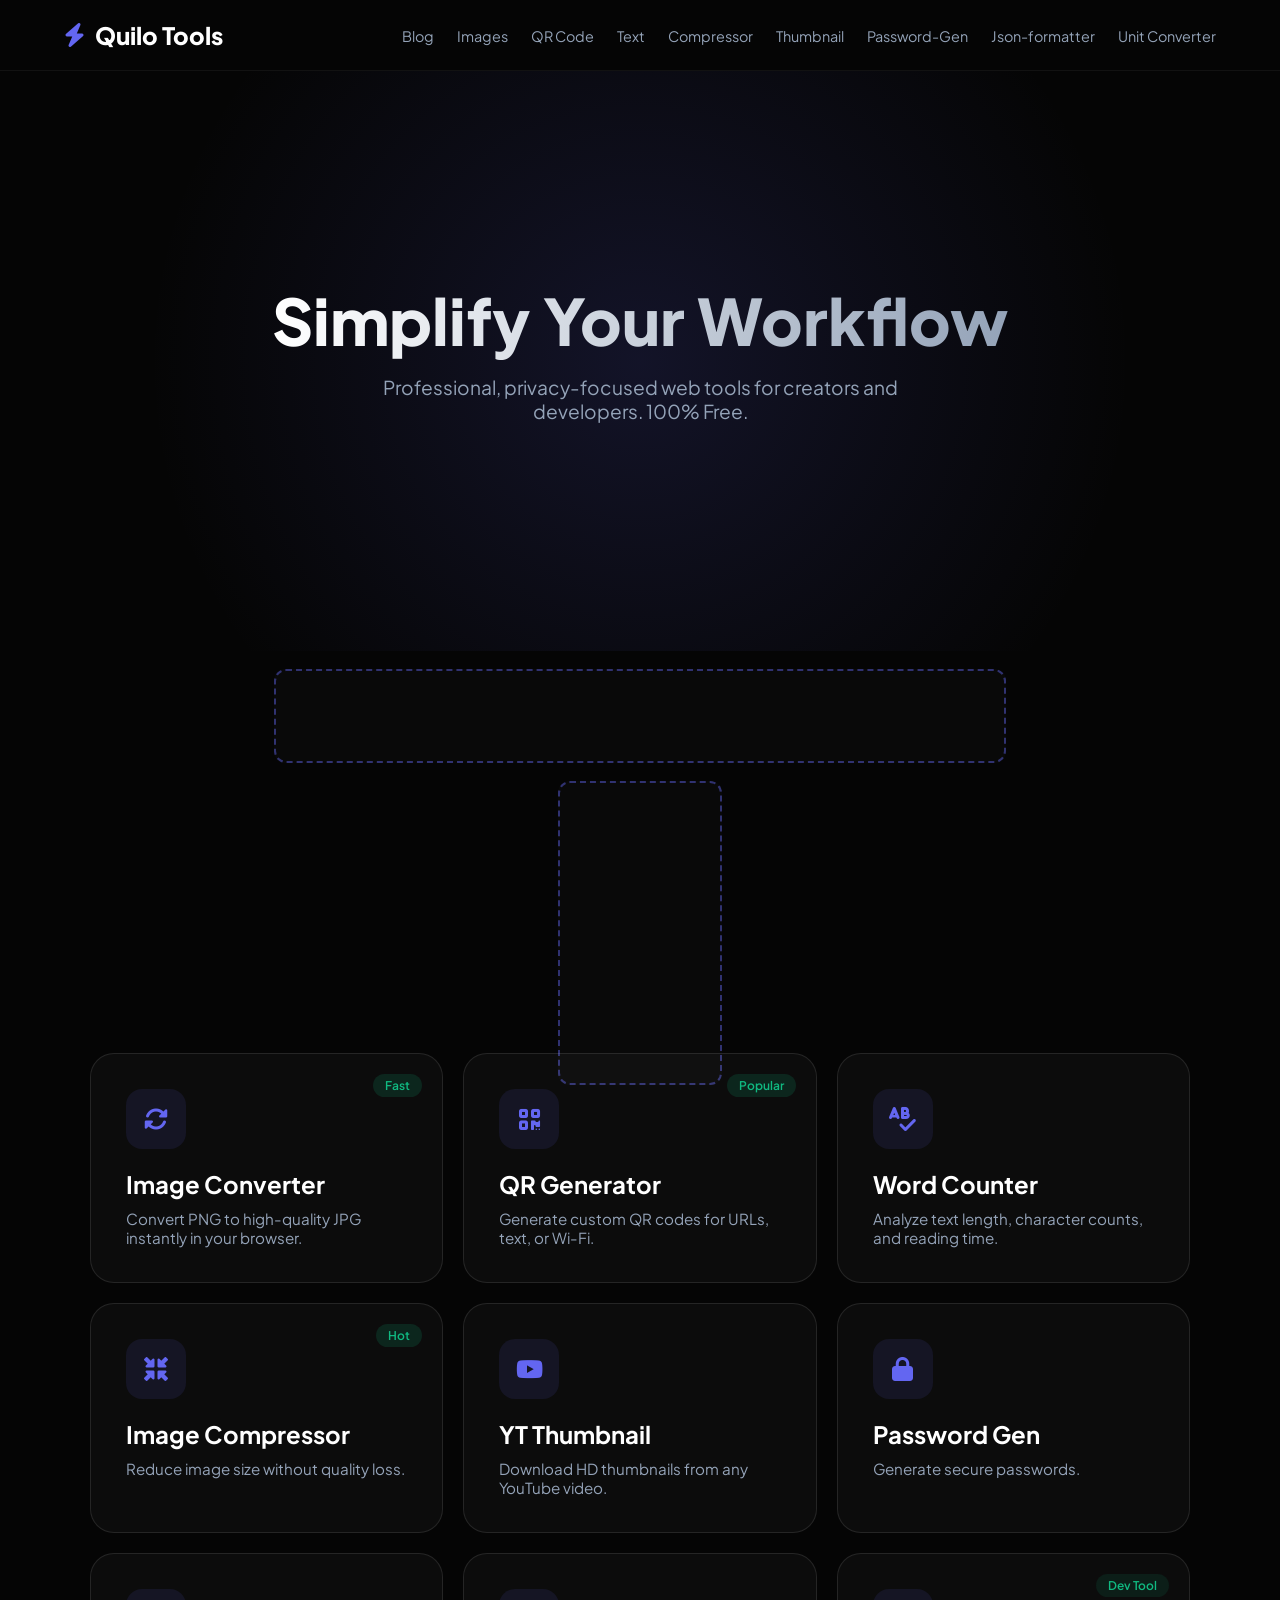
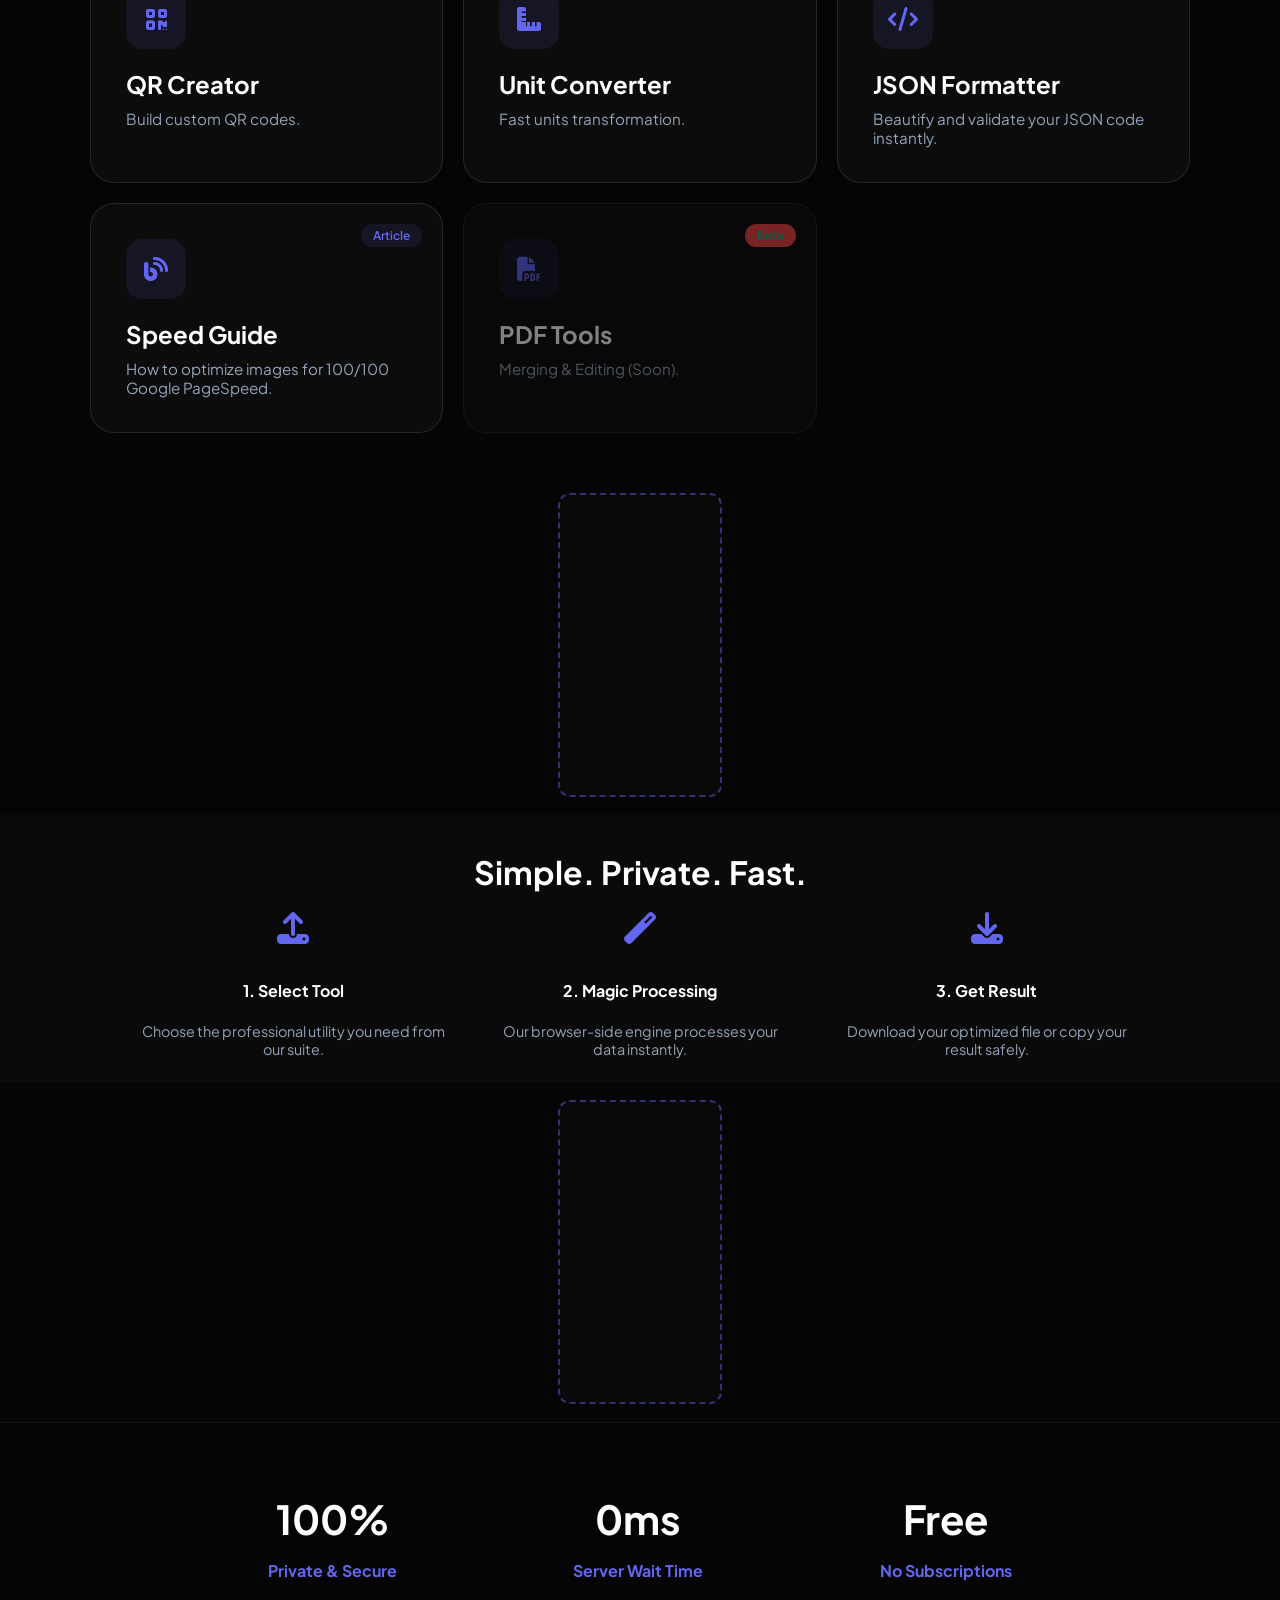
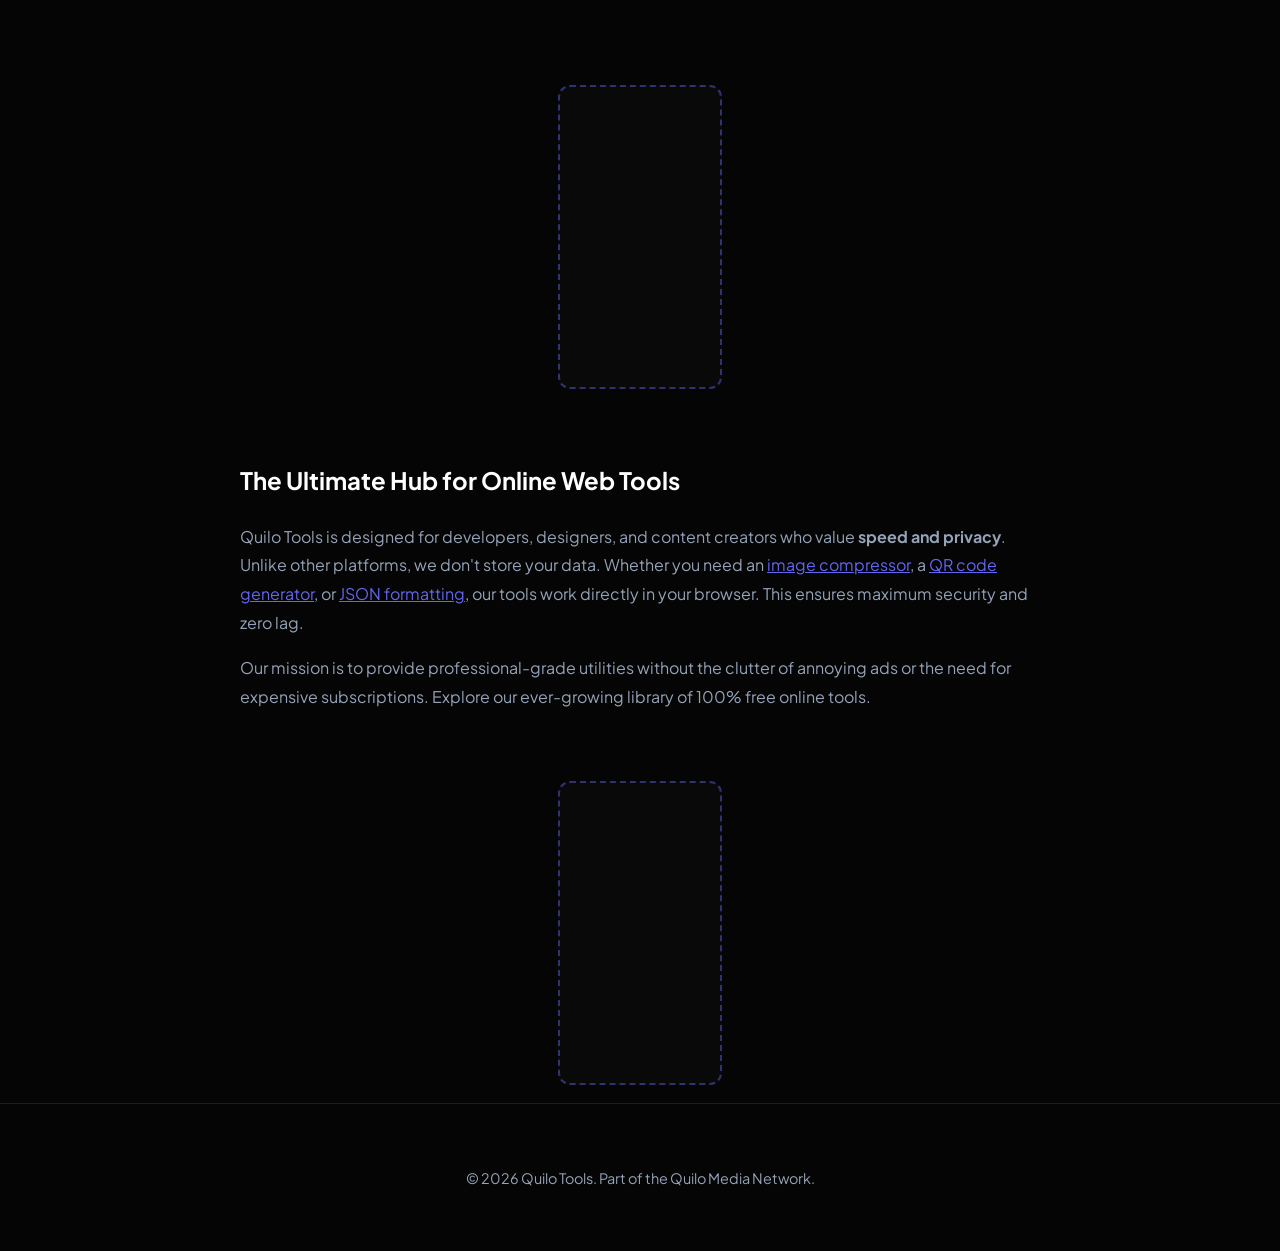
<file: index.html>
<!DOCTYPE html>
<html lang="en">

<head>
    <meta charset="UTF-8">
    <meta name="viewport" content="width=device-width, initial-scale=1.0">

    <title>Quilo Tools | 100% Free Online Web Utilities & Developer Tools</title>
    <meta name="description"
        content="Access a suite of professional, private, and fast online tools. From image compression to JSON formatting, Quilo Tools offers secure browser-side utilities for free.">
    <meta name="keywords"
        content="free online tools, web utilities, image compressor, json formatter, qr generator, developer tools, Quilo Tools">
    <link rel="canonical" href="https://zeyadmahmoud777.github.io/Quilo-Tools/">
    <link rel="sitemap" type="application/xml" title="Sitemap" href="https://zeyadmahmoud777.github.io/Quilo-Tools/sitemap.xml">
    <meta name="robots" content="index, follow, max-image-preview:large, max-snippet:-1, max-video-preview:-1">
    <meta name="google-site-verification" content="googledb36458d5087d39b">
    <meta property="og:title" content="Quilo Tools - All-in-One Online Utility Hub">
    <meta property="og:description" content="Fast, Private, and Free Web Tools for Everyone.">
    <meta property="og:image" content="https://zeyadmahmoud777.github.io/Quilo-Tools/fav.jpg">
    <meta property="og:url" content="https://zeyadmahmoud777.github.io/Quilo-Tools/">
    <link rel="icon" type="image/png" href="https://zeyadmahmoud777.github.io/Quilo-Tools/fav.png">
    <link rel="apple-touch-icon" href="https://zeyadmahmoud777.github.io/Quilo-Tools/fav.png">  
    <link rel="stylesheet" href="https://zeyadmahmoud777.github.io/Quilo-Tools/assets/css/tool.css">
    <link rel="stylesheet" href="https://zeyadmahmoud777.github.io/Quilo-Tools/assets/css/main.css">
    <link href="https://fonts.googleapis.com/css2?family=Plus+Jakarta+Sans:wght@400;600;800&display=swap"
        rel="stylesheet">
    <link rel="stylesheet" href="https://cdnjs.cloudflare.com/ajax/libs/font-awesome/6.4.0/css/all.min.css">
</head>
<body>
    <style>
        .ad-slot {
            border: 2px dashed rgba(99, 102, 241, 0.45);
            border-radius: 12px;
            display: flex;
            align-items: center;
            justify-content: center;
            color: var(--text-muted);
            font-weight: 600;
            background: rgba(255, 255, 255, 0.02);
            overflow: hidden;
        }

        .ad-wrap {
            max-width: 1200px;
            margin: 18px auto;
            padding: 0 20px;
        }

        .ad-728x90 {
            width: 728px;
            height: 90px;
            margin: 12px auto 18px;
            max-width: 100%;
        }

        .ad-160x300 {
            width: 160px;
            height: 300px;
            margin: 18px auto;
        }

        .ad-side {
            width: 300px;
            height: 600px;
        }

        .ad-sides {
            position: fixed;
            left: 0;
            right: 0;
            top: 140px;
            pointer-events: none;
            z-index: 2;
        }

        .ad-sides .ad-side {
            pointer-events: auto;
            position: absolute;
        }

        .ad-sides .ad-side.left {
            left: 12px;
        }

        .ad-sides .ad-side.right {
            right: 12px;
        }

        @media (max-width: 1300px) {
            .ad-sides {
                display: none;
            }
        }

        @media (max-width: 760px) {
            .ad-728x90 {
                width: 100%;
                height: auto;
                aspect-ratio: 728 / 90;
            }
        }
    </style>
    <nav>
        <a href="https://zeyadmahmoud777.github.io/Quilo-Tools/index.html" class="logo"><i class="fas fa-bolt" style="color:var(--primary)"></i> Quilo Tools</a>
        <div class="nav-links">
            <a href="https://zeyadmahmoud777.github.io/Quilo-Tools/tools/en/blog/fast-loading-images/">Blog</a>
            <a href="https://zeyadmahmoud777.github.io/Quilo-Tools/tools/en/image-converter/">Images</a>
            <a href="https://zeyadmahmoud777.github.io/Quilo-Tools/tools/en/qr-generator/">QR Code</a>
            <a href="https://zeyadmahmoud777.github.io/Quilo-Tools/tools/en/word-counter/">Text</a>
            <a href="https://zeyadmahmoud777.github.io/Quilo-Tools/tools/en/image-compressor/">Compressor</a>
            <a href="https://zeyadmahmoud777.github.io/Quilo-Tools/tools/en/yt-thumbnail/">Thumbnail</a>
            <a href="https://zeyadmahmoud777.github.io/Quilo-Tools/tools/en/password-generator/">Password-Gen</a>
            <a href="https://zeyadmahmoud777.github.io/Quilo-Tools/tools/en/json-formatter/">Json-formatter</a>
            <a href="https://zeyadmahmoud777.github.io/Quilo-Tools/tools/en/unit-converter/">Unit Converter</a>
        </div>
    </nav>
    <section class="hero">
        <h1>Simplify Your Workflow</h1>
        <p>Professional, privacy-focused web tools for creators and developers. 100% Free.</p>
    </section>
    <aside class="ad-sides" aria-label="Side Ad Banners">
        <div class="ad-slot ad-side left"><script>
            atOptions = {
              'key' : 'd96f949f8e26fbd1204d45e075a5f96a',
              'format' : 'iframe',
              'height' : 600,
              'width' : 160,
              'params' : {}
            };
          </script>
          <script src="https://www.highperformanceformat.com/d96f949f8e26fbd1204d45e075a5f96a/invoke.js"></script>
          </div>
        <div class="ad-slot ad-side right"><script>
            atOptions = {
              'key' : 'd96f949f8e26fbd1204d45e075a5f96a',
              'format' : 'iframe',
              'height' : 600,
              'width' : 160,
              'params' : {}
            };
          </script>
          <script src="https://www.highperformanceformat.com/d96f949f8e26fbd1204d45e075a5f96a/invoke.js"></script>
          </div>
    </aside>

    <section class="ad-wrap" aria-label="Top Banner Ad">
        <div class="ad-slot ad-728x90"><script>
            atOptions = {
              'key' : '549e2636b55e4cbea9277420ca0881d4',
              'format' : 'iframe',
              'height' : 90,
              'width' : 728,
              'params' : {}
            };
          </script>
          <script src="https://www.highperformanceformat.com/549e2636b55e4cbea9277420ca0881d4/invoke.js"></script>
          </div>
    </section>

    <section class="ad-wrap" aria-label="Inline Ad 1">
        <div class="ad-slot ad-160x300"><script>
  atOptions = {
    'key' : '148548001bbeb2fece6e36fb27f3a2b3',
    'format' : 'iframe',
    'height' : 300,
    'width' : 160,
    'params' : {}
  };
</script>
<script src="https://www.highperformanceformat.com/148548001bbeb2fece6e36fb27f3a2b3/invoke.js"></script>
</div>
    </section>
    <div class="grid-container">
        <a href="https://zeyadmahmoud777.github.io/Quilo-Tools/tools/en/image-converter/" class="tool-card">
            <span class="badge">Fast</span>
            <div class="icon-box"><i class="fas fa-sync-alt"></i></div>
            <h3>Image Converter</h3>
            <p>Convert PNG to high-quality JPG instantly in your browser.</p>
        </a>
        <a href="https://zeyadmahmoud777.github.io/Quilo-Tools/tools/en/qr-generator/" class="tool-card">
            <span class="badge">Popular</span>
            <div class="icon-box"><i class="fas fa-qrcode"></i></div>
            <h3>QR Generator</h3>
            <p>Generate custom QR codes for URLs, text, or Wi-Fi.</p>
        </a>
        <a href="https://zeyadmahmoud777.github.io/Quilo-Tools/tools/en/word-counter/" class="tool-card">
            <div class="icon-box"><i class="fas fa-spell-check"></i></div>
            <h3>Word Counter</h3>
            <p>Analyze text length, character counts, and reading time.</p>
        </a>
            <a href="https://zeyadmahmoud777.github.io/Quilo-Tools/tools/en/image-compressor/" class="tool-card">
                <span class="badge">Hot</span>
                <div class="icon-box"><i class="fas fa-compress-arrows-alt"></i></div>
                <h3>Image Compressor</h3>
                <p>Reduce image size without quality loss.</p>
            </a>
            <a href="https://zeyadmahmoud777.github.io/Quilo-Tools/tools/en/yt-thumbnail/" class="tool-card">
                <div class="icon-box"><i class="fab fa-youtube"></i></div>
                <h3>YT Thumbnail</h3>
                <p>Download HD thumbnails from any YouTube video.</p>
            </a>
            <a href="https://zeyadmahmoud777.github.io/Quilo-Tools/tools/en/password-generator/" class="tool-card">
                <div class="icon-box"><i class="fas fa-lock"></i></div>
                <h3>Password Gen</h3>
                <p>Generate secure passwords.</p>
            </a>
            <a href="https://zeyadmahmoud777.github.io/Quilo-Tools/tools/en/qr-generator/" class="tool-card">
                <div class="icon-box"><i class="fas fa-qrcode"></i></div>
                <h3>QR Creator</h3>
                <p>Build custom QR codes.</p>
            </a>
            <a href="https://zeyadmahmoud777.github.io/Quilo-Tools/tools/en/unit-converter/" class="tool-card">
                <div class="icon-box"><i class="fas fa-ruler-combined"></i></div>
                <h3>Unit Converter</h3>
                <p>Fast units transformation.</p>
            </a>
            <a href="https://zeyadmahmoud777.github.io/Quilo-Tools/tools/en/json-formatter/" class="tool-card">
                <span class="badge" style="background: rgba(16, 185, 129, 0.1); color: #10b981;">Dev Tool</span>
                <div class="icon-box"><i class="fas fa-code"></i></div>
                <h3>JSON Formatter</h3>
                <p>Beautify and validate your JSON code instantly.</p>
            </a>    
            <a href="https://zeyadmahmoud777.github.io/Quilo-Tools/tools/en/blog/fast-loading-images/" class="tool-card">
                <span class="badge" style="background: rgba(99, 102, 241, 0.1); color: var(--primary);">Article</span>
                <div class="icon-box"><i class="fas fa-blog"></i></div>
                <h3>Speed Guide</h3>
                <p>How to optimize images for 100/100 Google PageSpeed.</p>
            </a>
            <div class="tool-card coming-soon" style="opacity: 0.5;">
                <span class="badge" style="background: #ef4444;">Beta</span>
                <div class="icon-box"><i class="fas fa-file-pdf"></i></div>
                <h3>PDF Tools</h3>
                <p>Merging & Editing (Soon).</p>
            </div>
    </div>

    <section class="ad-wrap" aria-label="Inline Ad 2">
        <div class="ad-slot ad-160x300"><script>
  atOptions = {
    'key' : '148548001bbeb2fece6e36fb27f3a2b3',
    'format' : 'iframe',
    'height' : 300,
    'width' : 160,
    'params' : {}
  };
</script>
<script src="https://www.highperformanceformat.com/148548001bbeb2fece6e36fb27f3a2b3/invoke.js"></script>
</div>
    </section>
    <section class="how-it-works" style=" padding: 10px 15px; text-align: center; background: rgba(255,255,255,0.02);">
        <h2 style="font-size: 2rem; margin-bottom: 20px;">Simple. Private. Fast.</h2>
        <div style="display: flex; flex-wrap: wrap; justify-content: center; gap: 40px; max-width: 1000px; margin: 0 auto;">
            <div style="flex: 1; min-width: 250px;">
                <i class="fas fa-upload" style="font-size: 2rem; color: var(--primary); margin-bottom: 15px;"></i>
                <h4>1. Select Tool</h4>
                <p style="color: var(--text-muted); font-size: 0.9rem;">Choose the professional utility you need from our
                    suite.</p>
            </div>
            <div style="flex: 1; min-width: 250px;">
                <i class="fas fa-magic" style="font-size: 2rem; color: var(--primary); margin-bottom: 15px;"></i>
                <h4>2. Magic Processing</h4>
                <p style="color: var(--text-muted); font-size: 0.9rem;">Our browser-side engine processes your data
                    instantly.</p>
            </div>
            <div style="flex: 1; min-width: 250px;">
                <i class="fas fa-download" style="font-size: 2rem; color: var(--primary); margin-bottom: 15px;"></i>
                <h4>3. Get Result</h4>
                <p style="color: var(--text-muted); font-size: 0.9rem;">Download your optimized file or copy your result
                    safely.</p>
            </div>
        </div>
    </section>

    <section class="ad-wrap" aria-label="Inline Ad 3">
        <div class="ad-slot ad-160x300"><script>
  atOptions = {
    'key' : '148548001bbeb2fece6e36fb27f3a2b3',
    'format' : 'iframe',
    'height' : 300,
    'width' : 160,
    'params' : {}
  };
</script>
<script src="https://www.highperformanceformat.com/148548001bbeb2fece6e36fb27f3a2b3/invoke.js"></script>
</div>
    </section>
    <section class="stats" style="padding: 70px 40px; border-top: 1px solid rgba(255,255,255,0.05);">
        <div
            style="display: flex; justify-content: space-around; flex-wrap: wrap; gap: 20px; max-width: 900px; margin: 0 auto;">
            <div style="text-align: center;">
                <h3 style="font-size: 2.5rem; margin: 0; color: #fff;">100%</h3>
                <p style="color: var(--primary); font-weight: bold;">Private & Secure</p>
            </div>
            <div style="text-align: center;">
                <h3 style="font-size: 2.5rem; margin: 0; color: #fff;">0ms</h3>
                <p style="color: var(--primary); font-weight: bold;">Server Wait Time</p>
            </div>
            <div style="text-align: center;">
                <h3 style="font-size: 2.5rem; margin: 0; color: #fff;">Free</h3>
                <p style="color: var(--primary); font-weight: bold;">No Subscriptions</p>
            </div>
        </div>
    </section>

    <section class="ad-wrap" aria-label="Inline Ad 4">
        <div class="ad-slot ad-160x300"><script>
  atOptions = {
    'key' : '148548001bbeb2fece6e36fb27f3a2b3',
    'format' : 'iframe',
    'height' : 300,
    'width' : 160,
    'params' : {}
  };
</script>
<script src="https://www.highperformanceformat.com/148548001bbeb2fece6e36fb27f3a2b3/invoke.js"></script>
</div>
    </section>
    <section style="max-width: 800px; margin: 70px auto; padding: 0 20px; color: var(--text-muted); line-height: 1.8;">
        <h2 style="color: #fff;">The Ultimate Hub for Online Web Tools</h2>
        <p>
            Quilo Tools is designed for developers, designers, and content creators who value <strong>speed and
                privacy</strong>. Unlike other platforms, we don't store your data. Whether you need an <a
                href="en/image-compressor/" style="color: var(--primary);">image compressor</a>, a <a
                href="en/qr-generator/" style="color: var(--primary);">QR code generator</a>, or <a
                href="en/json-formatter/" style="color: var(--primary);">JSON formatting</a>, our tools work directly in
            your browser. This ensures maximum security and zero lag.
        </p>
        <p>
            Our mission is to provide professional-grade utilities without the clutter of annoying ads or the need for
            expensive subscriptions. Explore our ever-growing library of 100% free online tools.
        </p>
    </section>

    <section class="ad-wrap" aria-label="Inline Ad 5">
        <div class="ad-slot ad-160x300"><script>
  atOptions = {
    'key' : '148548001bbeb2fece6e36fb27f3a2b3',
    'format' : 'iframe',
    'height' : 300,
    'width' : 160,
    'params' : {}
  };
</script>
<script src="https://www.highperformanceformat.com/148548001bbeb2fece6e36fb27f3a2b3/invoke.js"></script>
</div>
    </section>

    <footer>
        <p>&copy; 2026 Quilo Tools. Part of the Quilo Media Network.</p>
    </footer>
    <!-- Google tag (gtag.js) -->
    <script async src="https://www.googletagmanager.com/gtag/js?id=G-SNJTKY1W9T"></script>
    <script>
        window.dataLayer = window.dataLayer || [];
        function gtag() { dataLayer.push(arguments); }
        gtag('js', new Date());
        gtag('config', 'G-SNJTKY1W9T');
    </script>
</body>
</html>
</file>
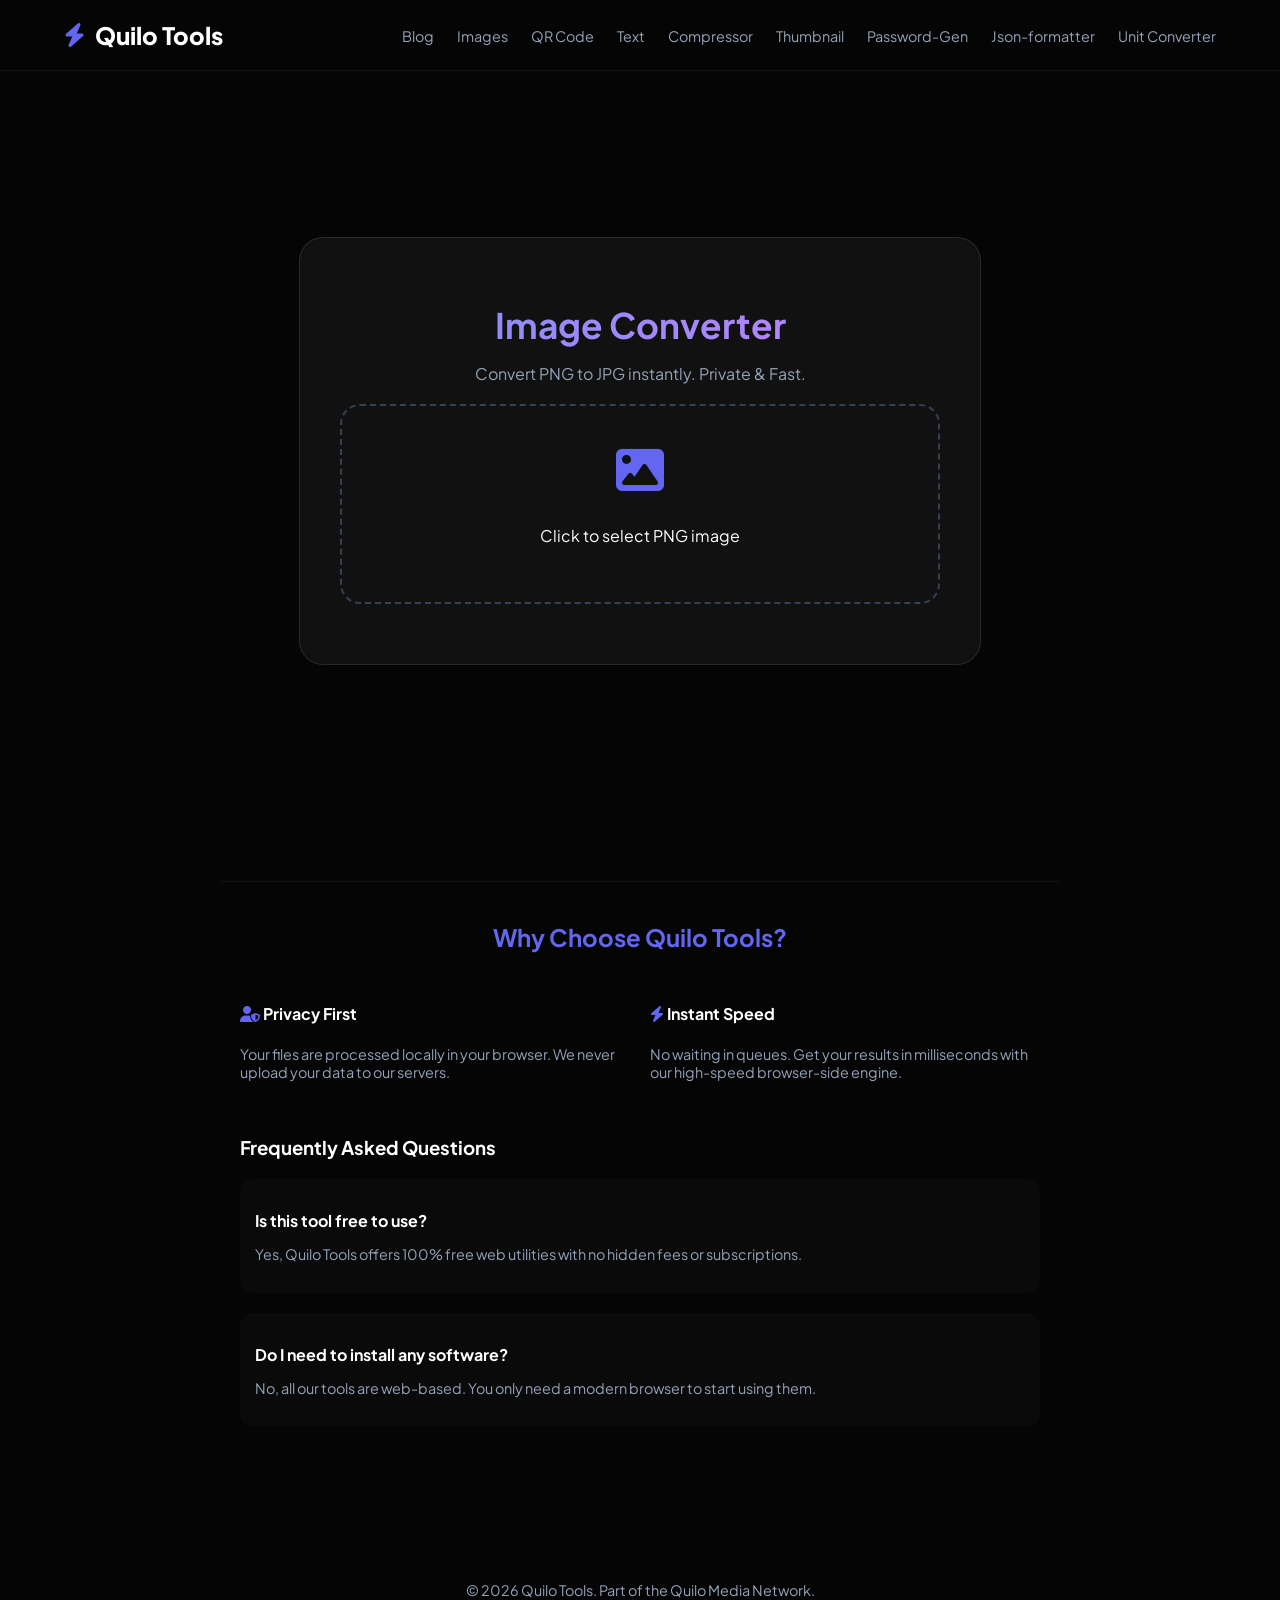
<file: tools/en/image-converter/index.html>
<!DOCTYPE html>
<html lang="en">

<head>
    <meta charset="UTF-8">
    <meta name="viewport" content="width=device-width, initial-scale=1.0">
    <title>Free Online Image Converter | PNG to JPG & More | Quilo Tools</title>
    <meta name="description"
        content="Convert your images to JPG, PNG, or WebP instantly in your browser. Fast, free, and 100% private image conversion with no file uploads.">
    <meta name="keywords"
        content="image converter, png to jpg converter, online image conversion, convert image format, free image tool, webp converter, Quilo Tools">
    <link rel="canonical" href="https://zeyadmahmoud777.github.io/Quilo-Tools/tools/en/image-converter/">
    
    <meta property="og:title" content="Fast & Private Image Converter | Quilo Tools">
    <meta property="og:description" content="Convert images between formats instantly without uploading to any server.">
    <meta property="og:image" content="https://zeyadmahmoud777.github.io/Quilo-Tools/assets/images/converter-og.png">

    <link href="https://fonts.googleapis.com/css2?family=Plus+Jakarta+Sans:wght@400;600;800&display=swap"
        rel="stylesheet">
<link rel="icon" type="image/png" href="https://zeyadmahmoud777.github.io/Quilo-Tools/assets/images/fav.png">
<link rel="stylesheet" href="/assets/css/main.css">

<link rel="apple-touch-icon" href="https://zeyadmahmoud777.github.io/Quilo-Tools/assets/images/fav.png">
    <link rel="stylesheet" href="https://cdnjs.cloudflare.com/ajax/libs/font-awesome/6.4.0/css/all.min.css">

    <style>
        :root {
            --bg: #050505;
            --primary: #6366f1;
            --glass: rgba(255, 255, 255, 0.05);
            --text-muted: #94a3b8;
        }

        body {
            background: var(--bg);
            color: white;
            font-family: 'Plus Jakarta Sans', sans-serif;
            margin: 0;
            padding: 0;
        }

        /* التنسيق الخاص بالأداة */
        .tool-container {
            display: flex;
            flex-direction: column;
            align-items: center;
            justify-content: center;
            min-height: 80vh;
            padding: 20px;
        }

        .converter-card {
            background: var(--glass);
            padding: 40px;
            border-radius: 24px;
            border: 1px solid rgba(255, 255, 255, 0.1);
            width: 100%;
            max-width: 600px;
            text-align: center;
            backdrop-filter: blur(10px);
        }

        h1 {
            font-size: 2.2rem;
            background: linear-gradient(to right, #818cf8, #c084fc);
            background-clip: text;
            -webkit-text-fill-color: transparent;
            margin-bottom: 10px;
        }

        .upload-zone {
            border: 2px dashed #334155;
            padding: 40px;
            border-radius: 20px;
            cursor: pointer;
            transition: 0.3s;
            margin: 20px 0;
        }

        .upload-zone:hover {
            border-color: var(--primary);
            background: rgba(99, 102, 241, 0.05);
        }

        #fileInput {
            display: none;
        }

        .preview-img {
            max-width: 100%;
            border-radius: 12px;
            margin-top: 20px;
            display: none;
            border: 1px solid var(--card-border);
        }

        .btn-download {
            background: var(--primary);
            color: white;
            border: none;
            padding: 15px 30px;
            border-radius: 12px;
            font-weight: 800;
            cursor: pointer;
            width: 100%;
            display: none;
            margin-top: 20px;
        }

        /* Header Style Shared */
        nav {
            display: flex;
            justify-content: space-between;
            align-items: center;
            padding: 20px 5%;
            border-bottom: 1px solid rgba(255, 255, 255, 0.05);
        }

        .logo {
            font-weight: 800;
            font-size: 1.5rem;
            color: white;
            text-decoration: none;
            display: flex;
            align-items: center;
            gap: 10px;
        }

        .nav-links a {
            color: var(--text-muted);
            text-decoration: none;
            margin-left: 20px;
            font-size: 0.9rem;
            transition: 0.3s;
        }

        .nav-links a:hover {
            color: var(--primary);
        }
        footer {
            text-align: center;
            padding: 50px;
            color: var(--text-muted);
            border-top: 1px solid var(--card-border);
            font-size: 0.9rem;
        }

    </style>
    <script type="application/ld+json">
            {
              "@context": "https://schema.org",
              "@type": "WebApplication",
              "name": "image-converter - Quilo Tools",
              "url": "https://zeyadmahmoud777.github.io/Quilo-Tools/tools/en/image-converter/",
              "applicationCategory": "Utility",
              "operatingSystem": "All",
              "offers": { "@type": "Offer", "price": "0" }
            }
            </script>
</head>

<body>

    <nav>
        <a href="/index.html" class="logo"><i class="fas fa-bolt" style="color:var(--primary)"></i> Quilo Tools</a>
        <div class="nav-links">
            <a href="../en/blog/fast-loading-images/">Blog</a>
            <a href="../image-converter/">Images</a>
            <a href="../qr-generator/">QR Code</a>
            <a href="../word-counter/">Text</a>
            <a href="../image-compressor/">Compressor</a>
            <a href="../yt-thumbnail/">Thumbnail</a>
            <a href="../password-generator/">Password-Gen</a>
            <a href="../en/json-formatter/">Json-formatter</a>
            <a href="../unit-converter/">Unit Converter</a>
        </div>
    </nav>

    <div class="tool-container">
        <div class="converter-card">
            <h1>Image Converter</h1>
            <p style="color: var(--text-muted);">Convert PNG to JPG instantly. Private & Fast.</p>

            <div class="upload-zone" onclick="document.getElementById('fileInput').click()">
                <i class="fas fa-image" style="font-size: 3rem; color: var(--primary); margin-bottom: 15px;"></i>
                <p id="fileName">Click to select PNG image</p>
            </div>

            <input type="file" id="fileInput" accept="image/png">
            <img id="preview" class="preview-img">
            <button id="dlBtn" class="btn-download">Download JPG</button>
        </div>
    </div>

    <script>
        const input = document.getElementById('fileInput');
        const preview = document.getElementById('preview');
        const dlBtn = document.getElementById('dlBtn');

        input.onchange = (e) => {
            const file = e.target.files[0];
            if (file) {
                document.getElementById('fileName').innerText = file.name;
                const reader = new FileReader();
                reader.onload = (event) => {
                    preview.src = event.target.result;
                    preview.style.display = "block";
                    dlBtn.style.display = "block";
                };
                reader.readAsDataURL(file);
            }
        };

        dlBtn.onclick = () => {
            const canvas = document.createElement('canvas');
            canvas.width = preview.naturalWidth;
            canvas.height = preview.naturalHeight;
            const ctx = canvas.getContext('2d');
            ctx.drawImage(preview, 0, 0);
            const link = document.createElement('a');
            link.download = 'quilo-converted.jpg';
            link.href = canvas.toDataURL('image/jpeg', 0.9);
            link.click();
        };
    </script>
    <section class="seo-section"
        style="max-width: 800px; margin: 50px auto; padding: 20px; border-top: 1px solid rgba(255,255,255,0.05);">
        <h2 style="color: var(--primary); text-align: center; margin-bottom: 30px;">Why Choose Quilo Tools?</h2>
    
        <div class="features-grid" style="display: grid; grid-template-columns: 1fr 1fr; gap: 20px; margin-bottom: 40px;">
            <div class="feature-item">
                <h4 style="color: #fff;"><i class="fas fa-user-shield" style="color: var(--primary);"></i> Privacy First
                </h4>
                <p style="color: var(--text-muted); font-size: 0.9rem;">Your files are processed locally in your browser. We
                    never upload your data to our servers.</p>
            </div>
            <div class="feature-item">
                <h4 style="color: #fff;"><i class="fas fa-bolt" style="color: var(--primary);"></i> Instant Speed</h4>
                <p style="color: var(--text-muted); font-size: 0.9rem;">No waiting in queues. Get your results in
                    milliseconds with our high-speed browser-side engine.</p>
            </div>
        </div>
    
        <h3 style="color: #fff; margin-bottom: 20px;">Frequently Asked Questions</h3>
        <div class="faq-item"
            style="margin-bottom: 20px; background: rgba(255,255,255,0.02); padding: 15px; border-radius: 12px;">
            <p style="color: #fff; font-weight: bold; margin-bottom: 5px;">Is this tool free to use?</p>
            <p style="color: var(--text-muted); font-size: 0.9rem;">Yes, Quilo Tools offers 100% free web utilities with no
                hidden fees or subscriptions.</p>
        </div>
        <div class="faq-item"
            style="margin-bottom: 20px; background: rgba(255,255,255,0.02); padding: 15px; border-radius: 12px;">
            <p style="color: #fff; font-weight: bold; margin-bottom: 5px;">Do I need to install any software?</p>
            <p style="color: var(--text-muted); font-size: 0.9rem;">No, all our tools are web-based. You only need a modern
                browser to start using them.</p>
        </div>
    </section>
    <footer>
        <p>&copy; 2026 Quilo Tools. Part of the Quilo Media Network.</p>
    </footer>
</body>

</html>
</file>
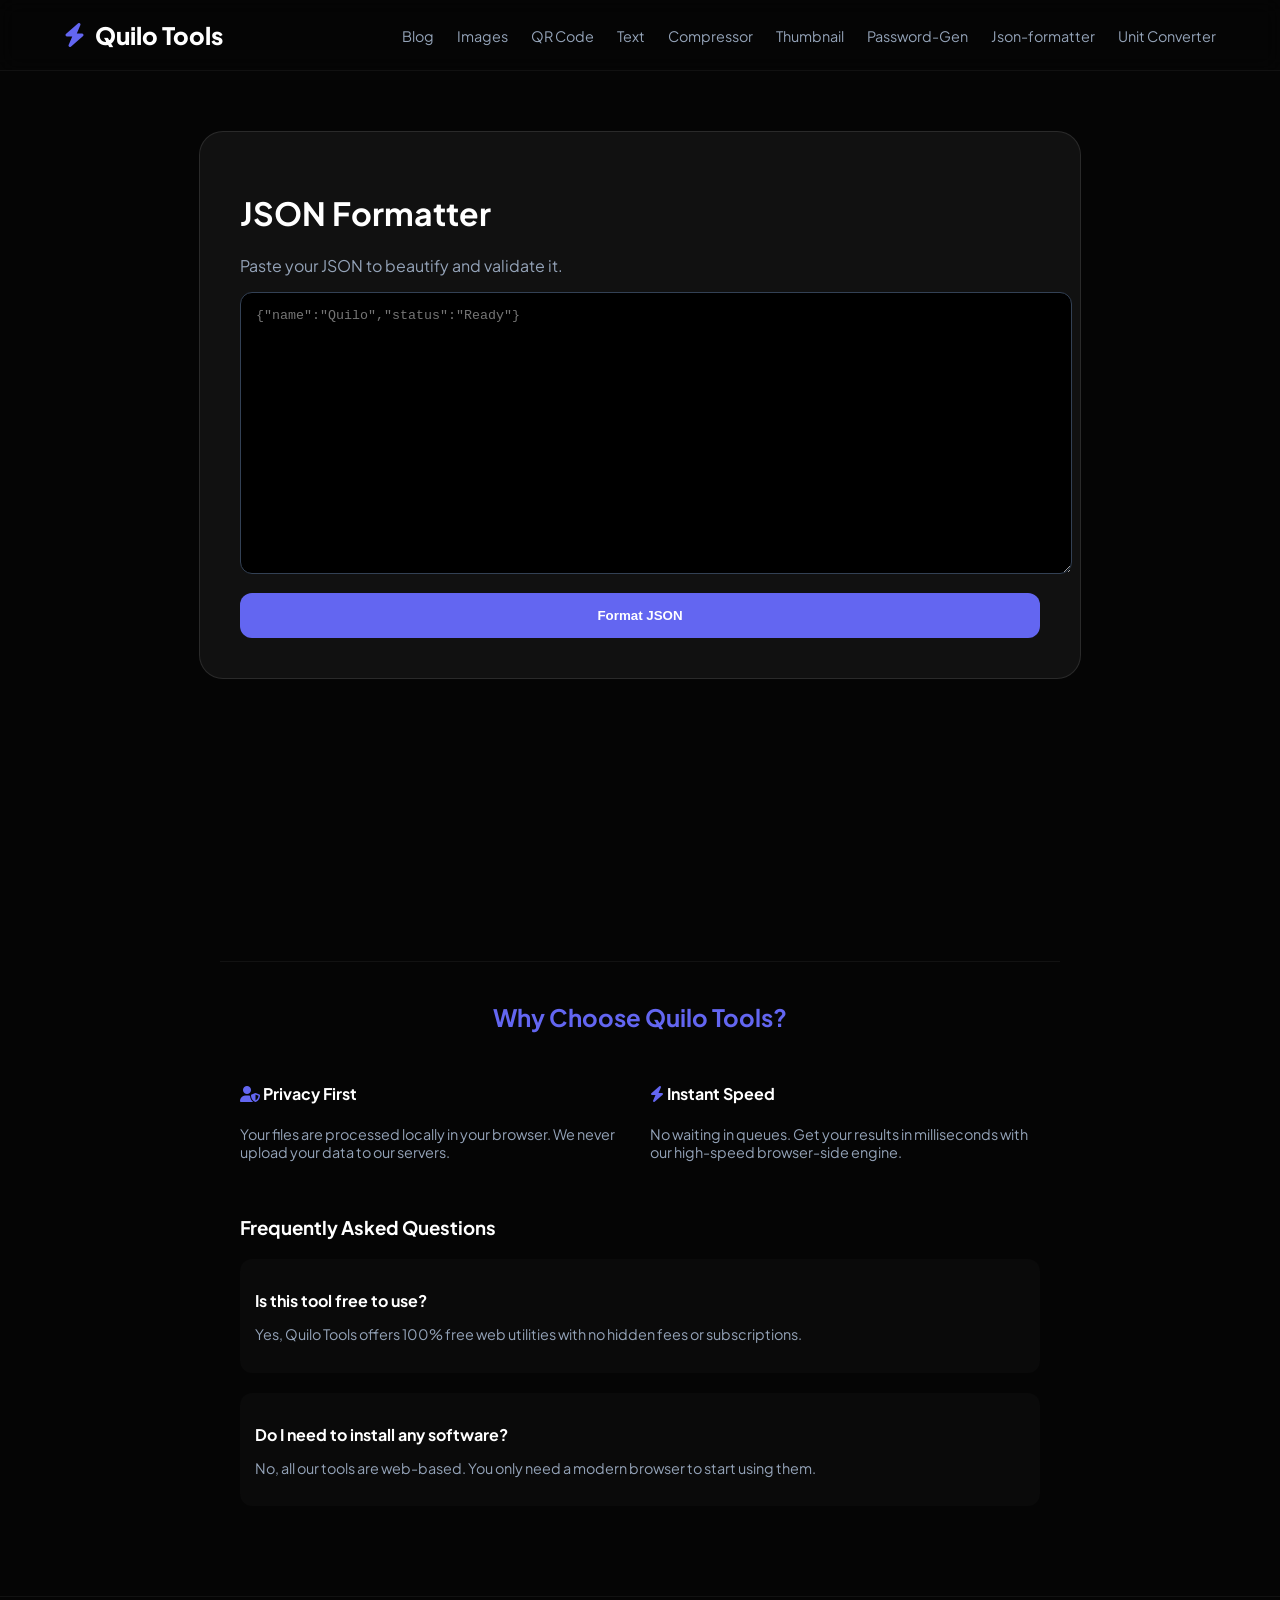
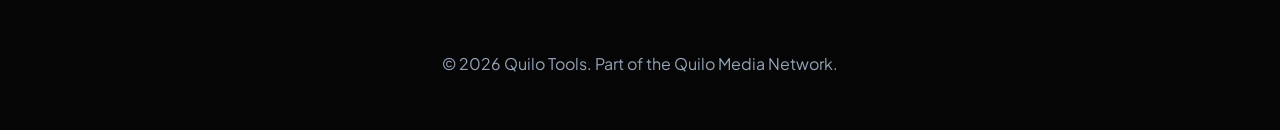
<file: tools/en/json-formatter/index.html>
<!DOCTYPE html>
<html lang="en">

<head>
    <meta charset="UTF-8">
    <meta name="viewport" content="width=device-width, initial-scale=1.0">
    <title>Best JSON Formatter & Beautifier | Clean & Validate JSON | Quilo Tools</title>
    <meta name="description"
        content="Format, beautify, and validate your JSON code instantly. A clean, dark-mode developer tool to make your JSON readable and error-free.">
    <meta name="keywords"
        content="json formatter, beautify json, json validator, online json editor, developer tools, format json online">
        <meta property="og:title" content="Quilo Tools - Professional Online Utilities">
        <meta property="og:image" content="https://zeyadmahmoud777.github.io/Quilo-Tools/assets/images/og-image.jpg">
        <meta property="og:type" content="website">
    <link rel="canonical" href="https://zeyadmahmoud777.github.io/Quilo-Tools/tools/en/json-formatter/">
    <link rel="icon" type="image/png" href="https://zeyadmahmoud777.github.io/Quilo-Tools/fav.png">
    <link rel="apple-touch-icon" href="https://zeyadmahmoud777.github.io/Quilo-Tools/fav.png">
    <link href="https://fonts.googleapis.com/css2?family=Plus+Jakarta+Sans:wght@400;600;800&display=swap"
        rel="stylesheet">
    <link rel="stylesheet" href="https://cdnjs.cloudflare.com/ajax/libs/font-awesome/6.4.0/css/all.min.css">
    <link rel="stylesheet" href="https://zeyadmahmoud777.github.io/Quilo-Tools/assets/css/main.css">


    <script type="application/ld+json">
    {
      "@context": "https://schema.org",
      "@type": "WebApplication",
      "name": "JSON Formatter - Quilo Tools",
      "url": "https://zeyadmahmoud777.github.io/Quilo-Tools/tools/en/json-formatter/",
      "applicationCategory": "DeveloperUtility",
      "operatingSystem": "All",
      "offers": { "@type": "Offer", "price": "0" }
    }
    </script>

    <style>
        :root {
            --primary: #6366f1;
            --bg: #050505;
            --glass: rgba(255, 255, 255, 0.05);
            --text-muted: #94a3b8;
        }

        body {
            background: var(--bg);
            color: white;
            font-family: 'Plus Jakarta Sans', sans-serif;
            margin: 0;
        }

        nav {
            display: flex;
            justify-content: space-between;
            align-items: center;
            padding: 20px 5%;
            border-bottom: 1px solid rgba(255, 255, 255, 0.05);
            background: rgba(5, 5, 5, 0.8);
            backdrop-filter: blur(10px);
            top: 0;
            z-index: 100;
        }

        .logo {
            font-weight: 800;
            font-size: 1.5rem;
            color: white;
            text-decoration: none;
            display: flex;
            align-items: center;
            gap: 10px;
        }

        .nav-links a {
            color: var(--text-muted);
            text-decoration: none;
            margin-left: 20px;
            font-size: 0.9rem;
            transition: 0.3s;
        }

        .nav-links a:hover {
            color: var(--primary);
        }

        .main-content {
            padding: 60px 20px;
            display: flex;
            flex-direction: column;
            align-items: center;
            min-height: 80vh;
        }

        .tool-card {
            background: var(--glass);
            padding: 40px;
            border-radius: 24px;
            border: 1px solid rgba(255, 255, 255, 0.1);
            width: 100%;
            max-width: 800px;
        }

        textarea {
            width: 100%;
            height: 250px;
            background: #000;
            color: #10b981;
            border: 1px solid #334155;
            border-radius: 12px;
            padding: 15px;
            font-family: monospace;
            outline: none;
        }

        .btn-action {
            background: var(--primary);
            color: white;
            border: none;
            padding: 15px 30px;
            border-radius: 12px;
            font-weight: 800;
            cursor: pointer;
            width: 100%;
            margin-top: 15px;
        }

        pre {
            background: #000;
            padding: 20px;
            border-radius: 12px;
            margin-top: 20px;
            overflow: auto;
            display: none;
            border: 1px solid var(--primary);
        }

        footer {
            text-align: center;
            padding: 40px;
            color: var(--text-muted);
            border-top: 1px solid rgba(255, 255, 255, 0.05);
        }
    </style>
</head>

<body>
    <nav>
        <a href="https://zeyadmahmoud777.github.io/Quilo-Tools/index.html" class="logo"><i class="fas fa-bolt" style="color:var(--primary)"></i> Quilo Tools</a>
        <div class="nav-links">
            <a href="https://zeyadmahmoud777.github.io/Quilo-Tools/tools/en/blog/fast-loading-images/">Blog</a>
            <a href="https://zeyadmahmoud777.github.io/Quilo-Tools/tools/en/image-converter/">Images</a>
            <a href="https://zeyadmahmoud777.github.io/Quilo-Tools/tools/en/qr-generator/">QR Code</a>
            <a href="https://zeyadmahmoud777.github.io/Quilo-Tools/tools/en/word-counter/">Text</a>
            <a href="https://zeyadmahmoud777.github.io/Quilo-Tools/tools/en/image-compressor/">Compressor</a>
            <a href="https://zeyadmahmoud777.github.io/Quilo-Tools/tools/en/yt-thumbnail/">Thumbnail</a>
            <a href="https://zeyadmahmoud777.github.io/Quilo-Tools/tools/en/password-generator/">Password-Gen</a>
            <a href="https://zeyadmahmoud777.github.io/Quilo-Tools/tools/en/json-formatter/">Json-formatter</a>
            <a href="https://zeyadmahmoud777.github.io/Quilo-Tools/tools/en/unit-converter/">Unit Converter</a>
        </div>
    </nav>

    <div class="main-content">
        <div class="tool-card">
            <h1>JSON Formatter</h1>
            <p style="color:var(--text-muted)">Paste your JSON to beautify and validate it.</p>
            <textarea id="jsonInput" placeholder='{"name":"Quilo","status":"Ready"}'></textarea>
            <button class="btn-action" onclick="beautify()">Format JSON</button>
            <pre id="jsonOutput"></pre>
        </div>
    </div>
    <section class="seo-section"
        style="max-width: 800px; margin: 50px auto; padding: 20px; border-top: 1px solid rgba(255,255,255,0.05);">
        <h2 style="color: var(--primary); text-align: center; margin-bottom: 30px;">Why Choose Quilo Tools?</h2>
    
        <div class="features-grid" style="display: grid; grid-template-columns: 1fr 1fr; gap: 20px; margin-bottom: 40px;">
            <div class="feature-item">
                <h4 style="color: #fff;"><i class="fas fa-user-shield" style="color: var(--primary);"></i> Privacy First
                </h4>
                <p style="color: var(--text-muted); font-size: 0.9rem;">Your files are processed locally in your browser. We
                    never upload your data to our servers.</p>
            </div>
            <div class="feature-item">
                <h4 style="color: #fff;"><i class="fas fa-bolt" style="color: var(--primary);"></i> Instant Speed</h4>
                <p style="color: var(--text-muted); font-size: 0.9rem;">No waiting in queues. Get your results in
                    milliseconds with our high-speed browser-side engine.</p>
            </div>
        </div>
    
        <h3 style="color: #fff; margin-bottom: 20px;">Frequently Asked Questions</h3>
        <div class="faq-item"
            style="margin-bottom: 20px; background: rgba(255,255,255,0.02); padding: 15px; border-radius: 12px;">
            <p style="color: #fff; font-weight: bold; margin-bottom: 5px;">Is this tool free to use?</p>
            <p style="color: var(--text-muted); font-size: 0.9rem;">Yes, Quilo Tools offers 100% free web utilities with no
                hidden fees or subscriptions.</p>
        </div>
        <div class="faq-item"
            style="margin-bottom: 20px; background: rgba(255,255,255,0.02); padding: 15px; border-radius: 12px;">
            <p style="color: #fff; font-weight: bold; margin-bottom: 5px;">Do I need to install any software?</p>
            <p style="color: var(--text-muted); font-size: 0.9rem;">No, all our tools are web-based. You only need a modern
                browser to start using them.</p>
        </div>
    </section>

    <footer>
        <p>&copy; 2026 Quilo Tools. Part of the Quilo Media Network.</p>
    </footer>

    <script>
        function beautify() {
            const input = document.getElementById('jsonInput').value;
            const output = document.getElementById('jsonOutput');
            try {
                const parsed = JSON.parse(input);
                output.textContent = JSON.stringify(parsed, null, 4);
                output.style.display = "block";
            } catch (e) { alert("Invalid JSON Code!"); }
        }
    </script>
    <!-- Google tag (gtag.js) -->
    <script async src="https://www.googletagmanager.com/gtag/js?id=G-SNJTKY1W9T"></script>
    <script>
        window.dataLayer = window.dataLayer || [];
        function gtag() { dataLayer.push(arguments); }
        gtag('js', new Date());
        gtag('config', 'G-SNJTKY1W9T');
    </script>
</body>

</html>
</file>
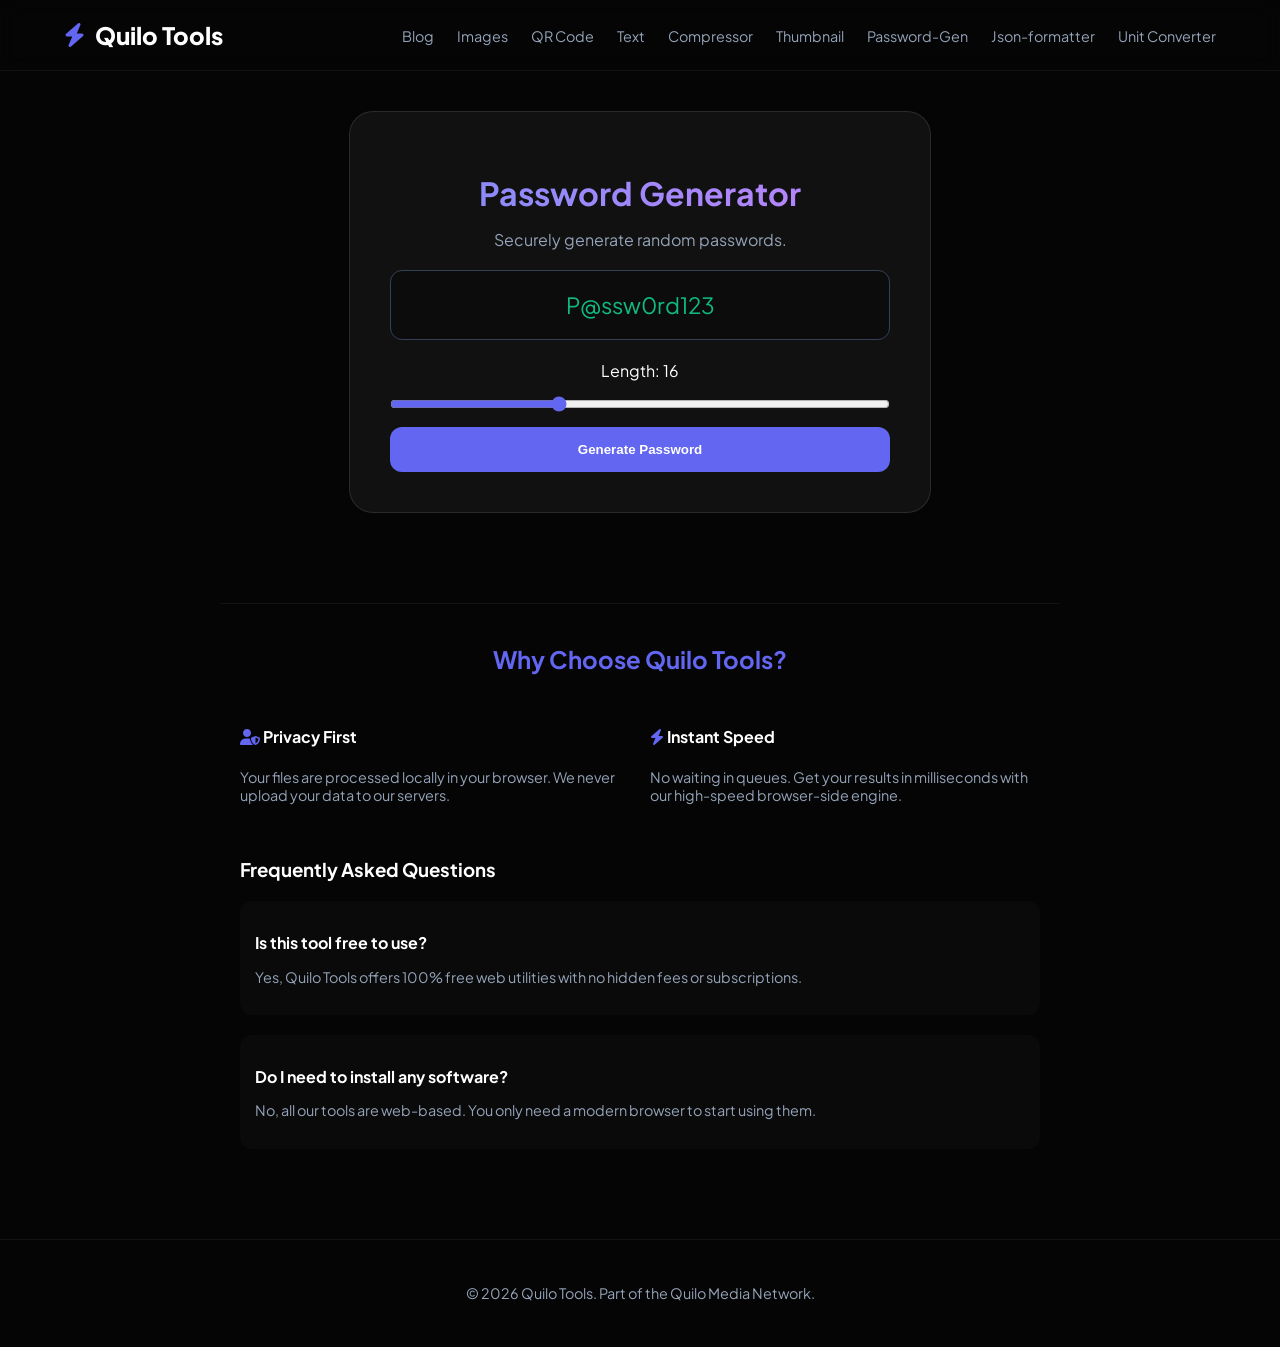
<file: tools/en/password-generator/index.html>
<!DOCTYPE html>
<html lang="en">

<head>
    <meta charset="UTF-8">
    <meta name="viewport" content="width=device-width, initial-scale=1.0">

    <title>Secure Password Generator | Unbreakable Random Passwords | Quilo Tools</title>
    <meta name="description"
        content="Create strong, random, and secure passwords instantly. Protect your online security with our private password generator tool.">
    <meta name="keywords"
        content="password generator, secure password, random password creator, strong password, security tools">
        <meta property="og:title" content="Quilo Tools - Professional Online Utilities">
        <meta property="og:image" content="https://zeyadmahmoud777.github.io/Quilo-Tools/assets/images/og-image.jpg">
        <meta property="og:type" content="website">
    <link rel="canonical" href="https://zeyadmahmoud777.github.io/Quilo-Tools/tools/en/password-generator/">
<link rel="stylesheet" href="https://zeyadmahmoud777.github.io/Quilo-Tools/assets/css/main.css">

    <link rel="icon" type="image/png" href="https://zeyadmahmoud777.github.io/Quilo-Tools/fav.png">
    <link rel="apple-touch-icon" href="https://zeyadmahmoud777.github.io/Quilo-Tools/fav.png">

    <link href="https://fonts.googleapis.com/css2?family=Plus+Jakarta+Sans:wght@400;600;800&display=swap"
        rel="stylesheet">
    <link rel="stylesheet" href="https://cdnjs.cloudflare.com/ajax/libs/font-awesome/6.4.0/css/all.min.css">

    <style>
        :root {
            --primary: #6366f1;
            --bg: #050505;
            --glass: rgba(255, 255, 255, 0.05);
            --text-muted: #94a3b8;
        }

        body {
            background: var(--bg);
            color: white;
            font-family: 'Plus Jakarta Sans', sans-serif;
            margin: 0;
            display: flex;
            flex-direction: column;
            min-height: 100vh;
        }

        nav {
            display: flex;
            justify-content: space-between;
            align-items: center;
            padding: 20px 5%;
            border-bottom: 1px solid rgba(255, 255, 255, 0.05);
            background: rgba(5, 5, 5, 0.8);
            backdrop-filter: blur(10px);
            top: 0;
            z-index: 100;
        }

        .logo {
            font-weight: 800;
            font-size: 1.5rem;
            color: white;
            text-decoration: none;
            display: flex;
            align-items: center;
            gap: 10px;
        }

        .nav-links a {
            color: var(--text-muted);
            text-decoration: none;
            margin-left: 20px;
            font-size: 0.9rem;
            transition: 0.3s;
        }

        .nav-links a:hover {
            color: var(--primary);
        }

        .main-content {
            flex: 1;
            display: flex;
            align-items: center;
            justify-content: center;
            padding: 40px 20px;
        }

        .tool-card {
            background: var(--glass);
            padding: 40px;
            border-radius: 24px;
            border: 1px solid rgba(255, 255, 255, 0.1);
            width: 100%;
            max-width: 500px;
            text-align: center;
        }

        h1 {
            font-size: 2rem;
            margin-bottom: 10px;
            background: linear-gradient(to right, #818cf8, #c084fc);
            background-clip: text;
            -webkit-text-fill-color: transparent;
        }

        .res-box {
            background: rgba(0, 0, 0, 0.3);
            padding: 20px;
            border-radius: 12px;
            margin: 20px 0;
            font-size: 1.4rem;
            color: #10b981;
            border: 1px solid #334155;
            word-break: break-all;
        }

        input[type=range] {
            width: 100%;
            accent-color: var(--primary);
            margin: 15px 0;
        }

        .btn-action {
            background: var(--primary);
            color: white;
            border: none;
            padding: 15px 30px;
            border-radius: 12px;
            font-weight: 800;
            cursor: pointer;
            width: 100%;
            transition: 0.3s;
        }

        .btn-action:hover {
            transform: translateY(-2px);
            box-shadow: 0 5px 15px rgba(99, 102, 241, 0.4);
        }

        footer {
            text-align: center;
            padding: 30px;
            border-top: 1px solid rgba(255, 255, 255, 0.05);
            color: var(--text-muted);
            font-size: 0.9rem;
        }
    </style>
    <script type="application/ld+json">
            {
              "@context": "https://schema.org",
              "@type": "WebApplication",
              "name": "password-generator - Quilo Tools",
              "url": "https://zeyadmahmoud777.github.io/Quilo-Tools/tools/en/password-generator/",
              "applicationCategory": "Utility",
              "operatingSystem": "All",
              "offers": { "@type": "Offer", "price": "0" }
            }
            </script>
</head>

<body>

    <nav>
        <a href="https://zeyadmahmoud777.github.io/Quilo-Tools/index.html" class="logo"><i class="fas fa-bolt"
                style="color:var(--primary)"></i> Quilo Tools</a>
        <div class="nav-links">
            <a href="https://zeyadmahmoud777.github.io/Quilo-Tools/tools/en/blog/fast-loading-images/">Blog</a>
            <a href="https://zeyadmahmoud777.github.io/Quilo-Tools/tools/en/image-converter/">Images</a>
            <a href="https://zeyadmahmoud777.github.io/Quilo-Tools/tools/en/qr-generator/">QR Code</a>
            <a href="https://zeyadmahmoud777.github.io/Quilo-Tools/tools/en/word-counter/">Text</a>
            <a href="https://zeyadmahmoud777.github.io/Quilo-Tools/tools/en/image-compressor/">Compressor</a>
            <a href="https://zeyadmahmoud777.github.io/Quilo-Tools/tools/en/yt-thumbnail/">Thumbnail</a>
            <a href="https://zeyadmahmoud777.github.io/Quilo-Tools/tools/en/password-generator/">Password-Gen</a>
            <a href="https://zeyadmahmoud777.github.io/Quilo-Tools/tools/en/json-formatter/">Json-formatter</a>
            <a href="https://zeyadmahmoud777.github.io/Quilo-Tools/tools/en/unit-converter/">Unit Converter</a>
        </div>
    </nav>

    <div class="main-content">
        <div class="tool-card">
            <h1>Password Generator</h1>
            <p style="color:var(--text-muted)">Securely generate random passwords.</p>
            <div class="res-box" id="passOut">P@ssw0rd123</div>
            <label>Length: <span id="lenLabel">16</span></label>
            <input type="range" id="lenIn" min="8" max="32" value="16">
            <button class="btn-action" onclick="generate()">Generate Password</button>
        </div>
    </div>
    <section class="seo-section"
        style="max-width: 800px; margin: 50px auto; padding: 20px; border-top: 1px solid rgba(255,255,255,0.05);">
        <h2 style="color: var(--primary); text-align: center; margin-bottom: 30px;">Why Choose Quilo Tools?</h2>
    
        <div class="features-grid" style="display: grid; grid-template-columns: 1fr 1fr; gap: 20px; margin-bottom: 40px;">
            <div class="feature-item">
                <h4 style="color: #fff;"><i class="fas fa-user-shield" style="color: var(--primary);"></i> Privacy First
                </h4>
                <p style="color: var(--text-muted); font-size: 0.9rem;">Your files are processed locally in your browser. We
                    never upload your data to our servers.</p>
            </div>
            <div class="feature-item">
                <h4 style="color: #fff;"><i class="fas fa-bolt" style="color: var(--primary);"></i> Instant Speed</h4>
                <p style="color: var(--text-muted); font-size: 0.9rem;">No waiting in queues. Get your results in
                    milliseconds with our high-speed browser-side engine.</p>
            </div>
        </div>
    
        <h3 style="color: #fff; margin-bottom: 20px;">Frequently Asked Questions</h3>
        <div class="faq-item"
            style="margin-bottom: 20px; background: rgba(255,255,255,0.02); padding: 15px; border-radius: 12px;">
            <p style="color: #fff; font-weight: bold; margin-bottom: 5px;">Is this tool free to use?</p>
            <p style="color: var(--text-muted); font-size: 0.9rem;">Yes, Quilo Tools offers 100% free web utilities with no
                hidden fees or subscriptions.</p>
        </div>
        <div class="faq-item"
            style="margin-bottom: 20px; background: rgba(255,255,255,0.02); padding: 15px; border-radius: 12px;">
            <p style="color: #fff; font-weight: bold; margin-bottom: 5px;">Do I need to install any software?</p>
            <p style="color: var(--text-muted); font-size: 0.9rem;">No, all our tools are web-based. You only need a modern
                browser to start using them.</p>
        </div>
    </section>

    <footer>
        <p>&copy; 2026 Quilo Tools. Part of the Quilo Media Network.</p>
    </footer>

    <script>
        const passOut = document.getElementById('passOut');
        const lenIn = document.getElementById('lenIn');
        const lenLabel = document.getElementById('lenLabel');

        lenIn.oninput = () => lenLabel.innerText = lenIn.value;

        function generate() {
            const charset = "abcdefghijklmnopqrstuvwxyzABCDEFGHIJKLMNOPQRSTUVWXYZ0123456789!@#$%^&*()";
            let res = "";
            for (let i = 0; i < lenIn.value; i++) {
                res += charset.charAt(Math.floor(Math.random() * charset.length));
            }
            passOut.innerText = res;
        }
    </script>
    <!-- Google tag (gtag.js) -->
    <script async src="https://www.googletagmanager.com/gtag/js?id=G-SNJTKY1W9T"></script>
    <script>
        window.dataLayer = window.dataLayer || [];
        function gtag() { dataLayer.push(arguments); }
        gtag('js', new Date());
        gtag('config', 'G-SNJTKY1W9T');
    </script>
</body>

</html>
</file>
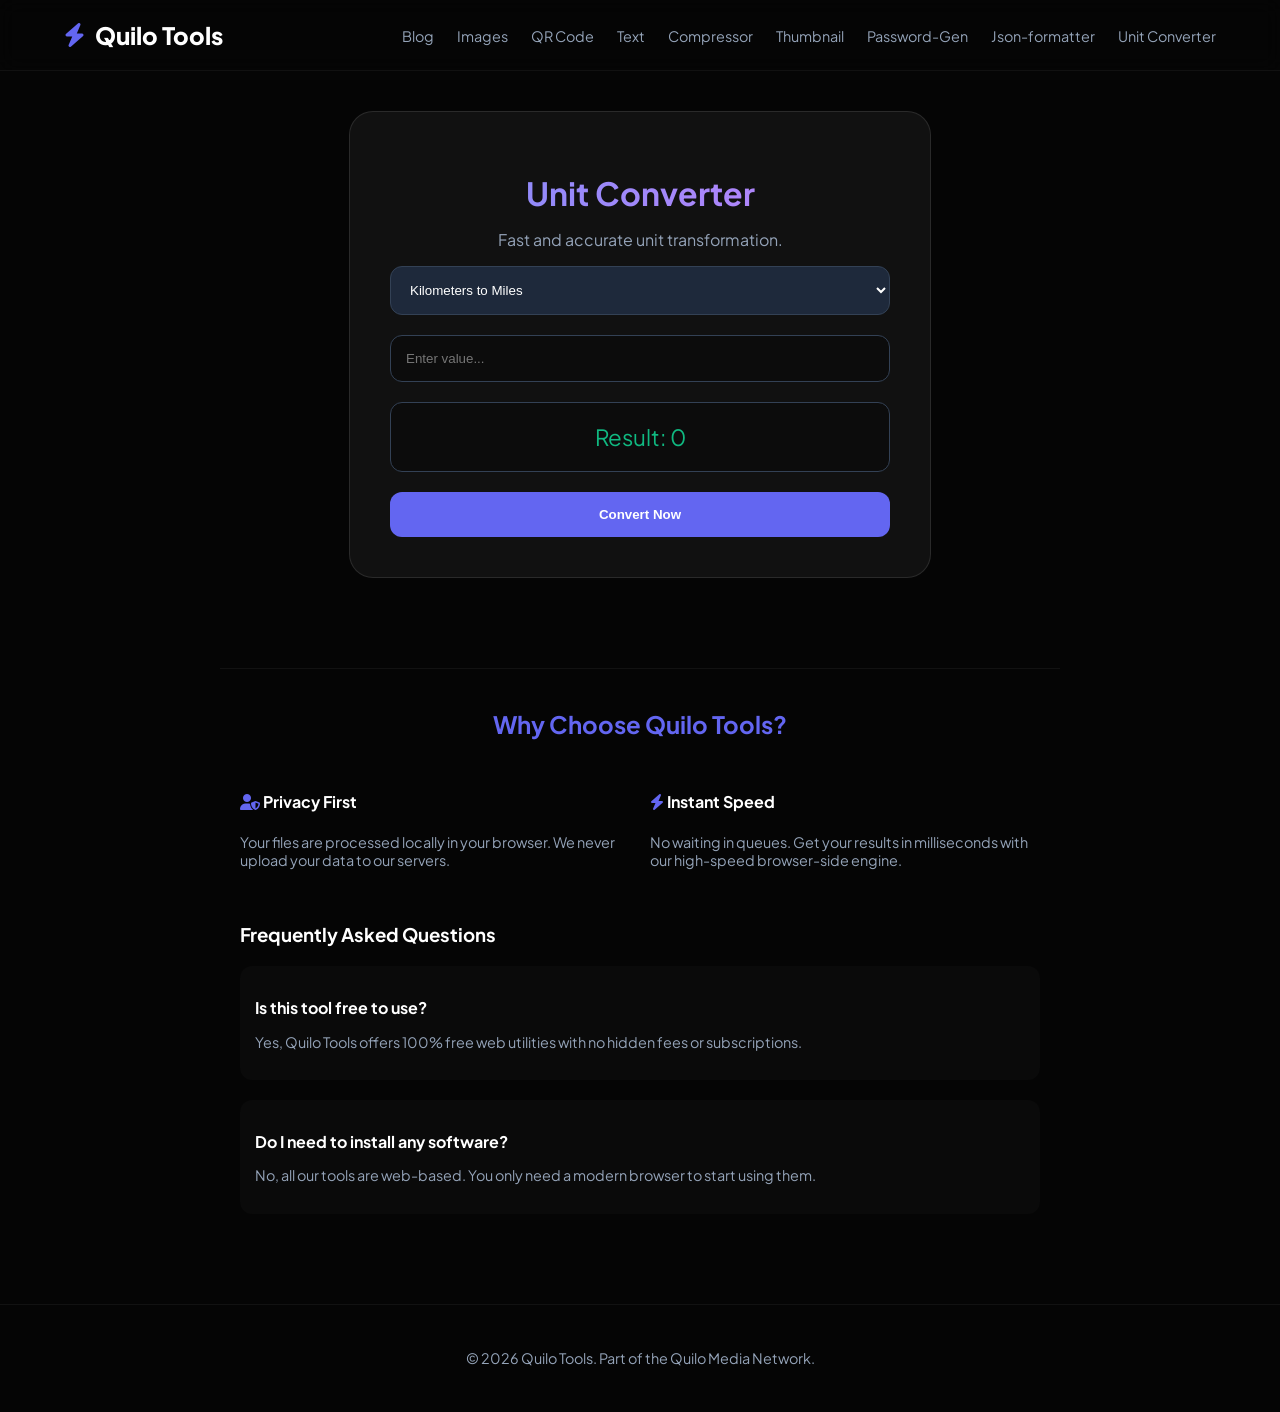
<file: tools/en/unit-converter/index.html>
<!DOCTYPE html>
<html lang="en">

<head>
    <meta charset="UTF-8">
    <meta name="viewport" content="width=device-width, initial-scale=1.0">

    <title>Universal Unit Converter | Length, Temp & Weight | Quilo Tools</title>
    <meta name="description"
        content="Quickly convert units of length, temperature, and digital data. An easy-to-use universal converter for students and professionals by Quilo Tools.">
    <meta name="keywords"
        content="unit converter, convert km to miles, celsius to fahrenheit, digital unit converter, online measurement converter, length converter">
    <link rel="canonical" href="https://zeyadmahmoud777.github.io/Quilo-Tools/tools/en/unit-converter/">
    
    <meta property="og:title" content="Universal Unit Converter | Quilo Tools">
    <meta property="og:description" content="Convert anything from lengths to temperatures with our fast online tool.">
    <meta property="og:image" content="https://zeyadmahmoud777.github.io/Quilo-Tools/assets/images/units-og.png">

<link rel="stylesheet" href="https://zeyadmahmoud777.github.io/Quilo-Tools/assets/css/main.css">

    <link rel="icon" type="image/png" href="https://zeyadmahmoud777.github.io/Quilo-Tools/assets/images/fav.png">
    <link rel="apple-touch-icon" href="https://zeyadmahmoud777.github.io/Quilo-Tools/assets/images/fav.png">

    <link href="https://fonts.googleapis.com/css2?family=Plus+Jakarta+Sans:wght@400;600;800&display=swap"
        rel="stylesheet">
    <link rel="stylesheet" href="https://cdnjs.cloudflare.com/ajax/libs/font-awesome/6.4.0/css/all.min.css">

    <style>
        :root {
            --primary: #6366f1;
            --bg: #050505;
            --glass: rgba(255, 255, 255, 0.05);
            --text-muted: #94a3b8;
        }

        body {
            background: var(--bg);
            color: white;
            font-family: 'Plus Jakarta Sans', sans-serif;
            margin: 0;
            display: flex;
            flex-direction: column;
            min-height: 100vh;
        }

        nav {
            display: flex;
            justify-content: space-between;
            align-items: center;
            padding: 20px 5%;
            border-bottom: 1px solid rgba(255, 255, 255, 0.05);
            background: rgba(5, 5, 5, 0.8);
            backdrop-filter: blur(10px);
            top: 0;
            z-index: 100;
        }

        .logo {
            font-weight: 800;
            font-size: 1.5rem;
            color: white;
            text-decoration: none;
            display: flex;
            align-items: center;
            gap: 10px;
        }

        .nav-links a {
            color: var(--text-muted);
            text-decoration: none;
            margin-left: 20px;
            font-size: 0.9rem;
            transition: 0.3s;
        }

        .nav-links a:hover {
            color: var(--primary);
        }

        .main-content {
            flex: 1;
            display: flex;
            align-items: center;
            justify-content: center;
            padding: 40px 20px;
        }

        .tool-card {
            background: var(--glass);
            padding: 40px;
            border-radius: 24px;
            border: 1px solid rgba(255, 255, 255, 0.1);
            width: 100%;
            max-width: 500px;
            text-align: center;
        }

        h1 {
            font-size: 2rem;
            margin-bottom: 10px;
            background: linear-gradient(to right, #818cf8, #c084fc);
            background-clip: text;
            -webkit-text-fill-color: transparent;
        }

        .res-box {
            background: rgba(0, 0, 0, 0.3);
            padding: 20px;
            border-radius: 12px;
            margin: 20px 0;
            font-size: 1.4rem;
            color: #10b981;
            border: 1px solid #334155;
            word-break: break-all;
        }

        input[type=range] {
            width: 100%;
            accent-color: var(--primary);
            margin: 15px 0;
        }

        .btn-action {
            background: var(--primary);
            color: white;
            border: none;
            padding: 15px 30px;
            border-radius: 12px;
            font-weight: 800;
            cursor: pointer;
            width: 100%;
            transition: 0.3s;
        }

        .btn-action:hover {
            transform: translateY(-2px);
            box-shadow: 0 5px 15px rgba(99, 102, 241, 0.4);
        }

        footer {
            text-align: center;
            padding: 30px;
            border-top: 1px solid rgba(255, 255, 255, 0.05);
            color: var(--text-muted);
            font-size: 0.9rem;
        }
    </style>
    <script type="application/ld+json">
            {
              "@context": "https://schema.org",
              "@type": "WebApplication",
              "name": "unit-converter - Quilo Tools",
              "url": "https://zeyadmahmoud777.github.io/Quilo-Tools/tools/en/unit-converter/",
              "applicationCategory": "Utility",
              "operatingSystem": "All",
              "offers": { "@type": "Offer", "price": "0" }
            }
            </script>
</head>

<body>

    <nav>
        <a href="https://zeyadmahmoud777.github.io/Quilo-Tools/index.html" class="logo"><i class="fas fa-bolt"
                style="color:var(--primary)"></i> Quilo Tools</a>
        <div class="nav-links">
            <a href="https://zeyadmahmoud777.github.io/Quilo-Tools/tools/en/blog/fast-loading-images/">Blog</a>
            <a href="https://zeyadmahmoud777.github.io/Quilo-Tools/tools/en/image-converter/">Images</a>
            <a href="https://zeyadmahmoud777.github.io/Quilo-Tools/tools/en/qr-generator/">QR Code</a>
            <a href="https://zeyadmahmoud777.github.io/Quilo-Tools/tools/en/word-counter/">Text</a>
            <a href="https://zeyadmahmoud777.github.io/Quilo-Tools/tools/en/image-compressor/">Compressor</a>
            <a href="https://zeyadmahmoud777.github.io/Quilo-Tools/tools/en/yt-thumbnail/">Thumbnail</a>
            <a href="https://zeyadmahmoud777.github.io/Quilo-Tools/tools/en/password-generator/">Password-Gen</a>
            <a href="https://zeyadmahmoud777.github.io/Quilo-Tools/tools/en/json-formatter/">Json-formatter</a>
            <a href="https://zeyadmahmoud777.github.io/Quilo-Tools/tools/en/unit-converter/">Unit Converter</a>
        </div>
    </nav>

<div class="main-content">
<div class="tool-card">
    <h1>Unit Converter</h1>
    <p style="color:var(--text-muted)">Fast and accurate unit transformation.</p>

    <select id="unitType"
        style="width:100%; padding:15px; background:#1e293b; color:white; border-radius:12px; border:1px solid #334155; margin-bottom:20px;">
        <option value="km-mi">Kilometers to Miles</option>
        <option value="mi-km">Miles to Kilometers</option>
        <option value="c-f">Celsius to Fahrenheit</option>
    </select>

    <input type="number" id="unitInput" placeholder="Enter value..."
        style="width:100%; padding:15px; border-radius:12px; border:1px solid #334155; background:rgba(0,0,0,0.3); color:white; box-sizing:border-box;">

    <div class="res-box" id="unitRes">Result: 0</div>
    <button class="btn-action" onclick="convertUnits()">Convert Now</button>
</div>
</div>
<section class="seo-section"
    style="max-width: 800px; margin: 50px auto; padding: 20px; border-top: 1px solid rgba(255,255,255,0.05);">
    <h2 style="color: var(--primary); text-align: center; margin-bottom: 30px;">Why Choose Quilo Tools?</h2>

    <div class="features-grid" style="display: grid; grid-template-columns: 1fr 1fr; gap: 20px; margin-bottom: 40px;">
        <div class="feature-item">
            <h4 style="color: #fff;"><i class="fas fa-user-shield" style="color: var(--primary);"></i> Privacy First
            </h4>
            <p style="color: var(--text-muted); font-size: 0.9rem;">Your files are processed locally in your browser. We
                never upload your data to our servers.</p>
        </div>
        <div class="feature-item">
            <h4 style="color: #fff;"><i class="fas fa-bolt" style="color: var(--primary);"></i> Instant Speed</h4>
            <p style="color: var(--text-muted); font-size: 0.9rem;">No waiting in queues. Get your results in
                milliseconds with our high-speed browser-side engine.</p>
        </div>
    </div>

    <h3 style="color: #fff; margin-bottom: 20px;">Frequently Asked Questions</h3>
    <div class="faq-item"
        style="margin-bottom: 20px; background: rgba(255,255,255,0.02); padding: 15px; border-radius: 12px;">
        <p style="color: #fff; font-weight: bold; margin-bottom: 5px;">Is this tool free to use?</p>
        <p style="color: var(--text-muted); font-size: 0.9rem;">Yes, Quilo Tools offers 100% free web utilities with no
            hidden fees or subscriptions.</p>
    </div>
    <div class="faq-item"
        style="margin-bottom: 20px; background: rgba(255,255,255,0.02); padding: 15px; border-radius: 12px;">
        <p style="color: #fff; font-weight: bold; margin-bottom: 5px;">Do I need to install any software?</p>
        <p style="color: var(--text-muted); font-size: 0.9rem;">No, all our tools are web-based. You only need a modern
            browser to start using them.</p>
    </div>
</section>

    <footer>
        <p>&copy; 2026 Quilo Tools. Part of the Quilo Media Network.</p>
    </footer>

   
<script>
    function convertUnits() {
        const type = document.getElementById('unitType').value;
        const val = parseFloat(document.getElementById('unitInput').value) || 0;
        let res = 0;
        if (type === 'km-mi') res = val * 0.621371;
        else if (type === 'mi-km') res = val / 0.621371;
        else res = (val * 9 / 5) + 32;
        document.getElementById('unitRes').innerText = "Result: " + res.toFixed(2);
    }
</script>
<!-- Google tag (gtag.js) -->
<script async src="https://www.googletagmanager.com/gtag/js?id=G-SNJTKY1W9T"></script>
<script>
    window.dataLayer = window.dataLayer || [];
    function gtag() { dataLayer.push(arguments); }
    gtag('js', new Date());
    gtag('config', 'G-SNJTKY1W9T');
</script>
</body>

</html>
</file>
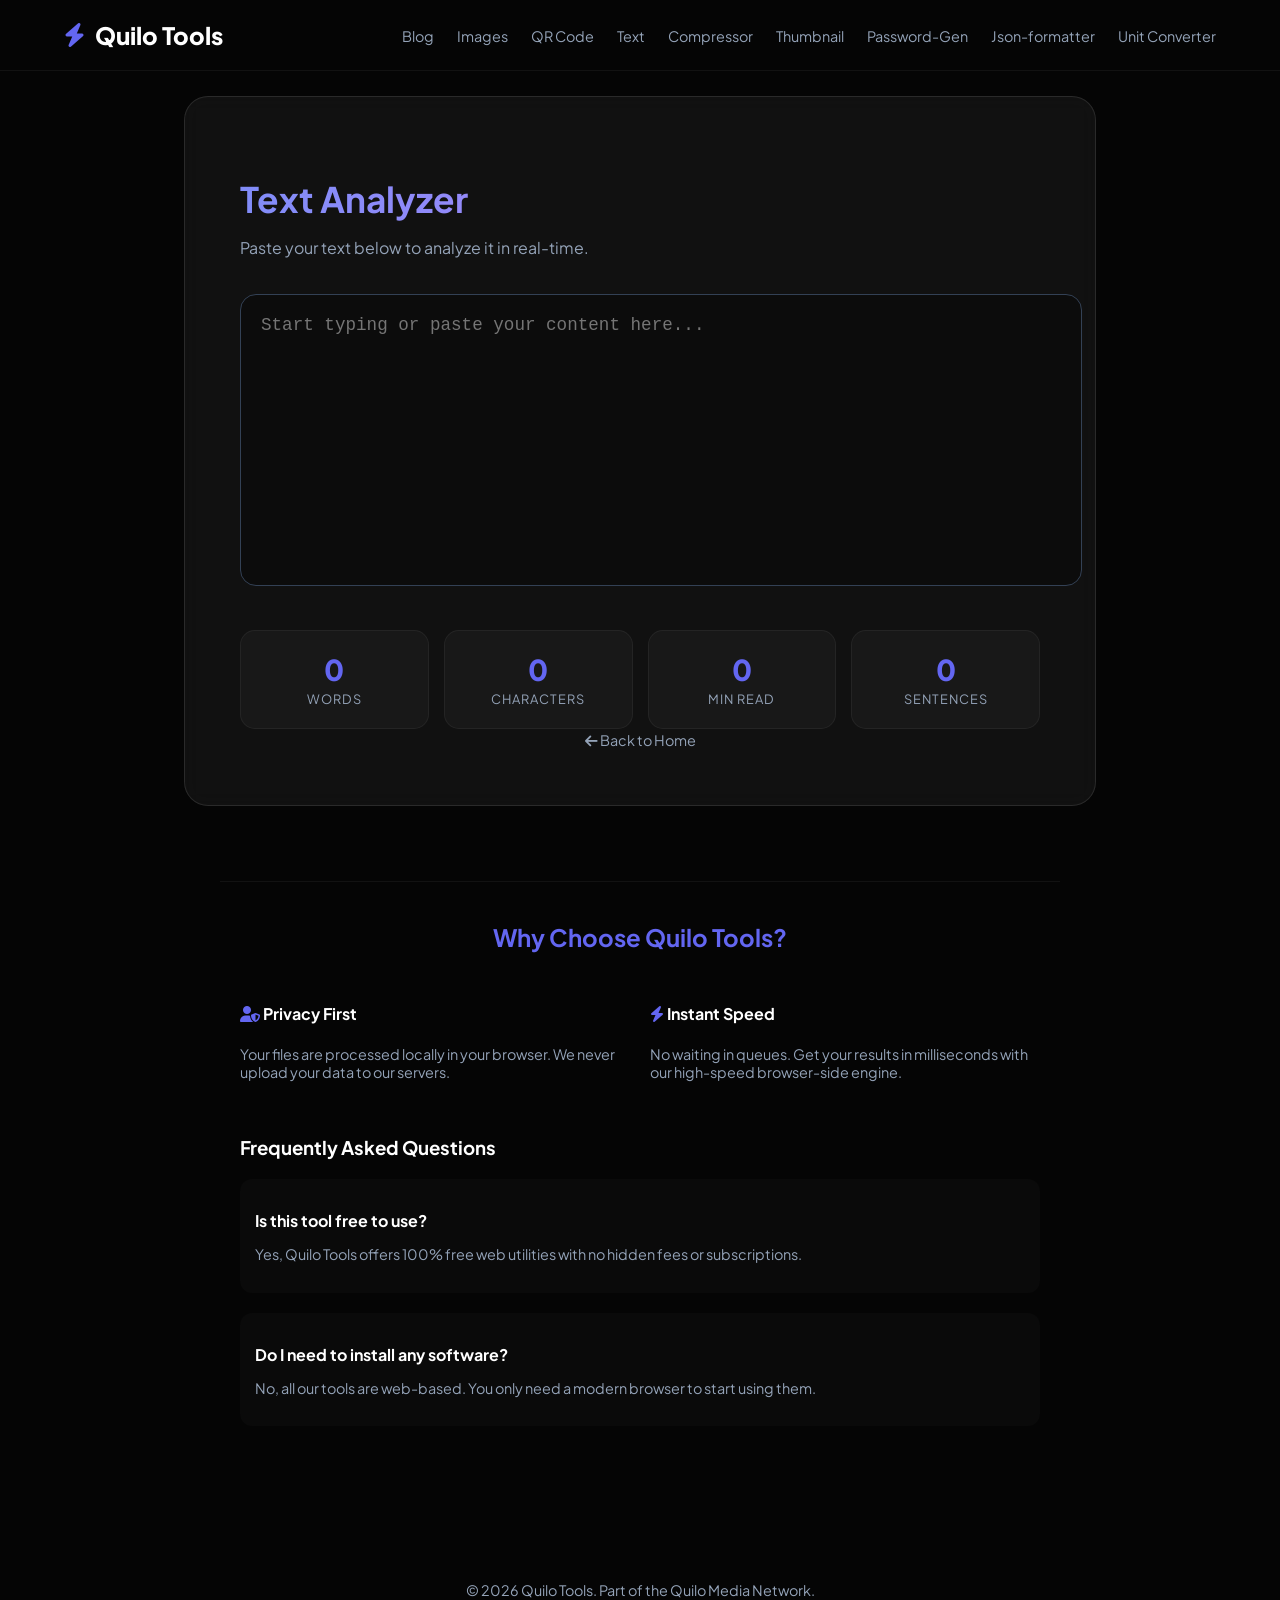
<file: tools/en/word-counter/index.html>
<!DOCTYPE html>
<html lang="en">

<head>
    <meta charset="UTF-8">
    <meta name="viewport" content="width=device-width, initial-scale=1.0">

    <title>Professional Word Counter & Text Analyzer | Quilo Tools</title>
    <meta name="description"
        content="Count words, characters, and sentences in real-time. Analyze reading time and text structure for free with Quilo Tools.">
    <meta name="keywords"
        content="word counter, character counter, text analyzer, count words online, reading time calculator">
        <meta property="og:title" content="Quilo Tools - Professional Online Utilities">
        <meta property="og:image" content="https://zeyadmahmoud777.github.io/Quilo-Tools/assets/images/og-image.jpg">
        <meta property="og:type" content="website">
    <link rel="canonical" href="https://zeyadmahmoud777.github.io/Quilo-Tools/tools/en/word-counter/">
<link rel="icon" type="image/png" href="https://zeyadmahmoud777.github.io/Quilo-Tools/assets/images/fav.png">

<link rel="apple-touch-icon" href="https://zeyadmahmoud777.github.io/Quilo-Tools/assets/images/fav.png">
    <link href="https://fonts.googleapis.com/css2?family=Plus+Jakarta+Sans:wght@400;600;800&display=swap"
        rel="stylesheet">
    <link rel="stylesheet" href="https://cdnjs.cloudflare.com/ajax/libs/font-awesome/6.4.0/css/all.min.css">
<link rel="stylesheet" href="https://zeyadmahmoud777.github.io/Quilo-Tools/assets/css/main.css">

    <style>
        :root {
            --bg: #050505;
            --primary: #6366f1;
            --glass: rgba(255, 255, 255, 0.05);
            --text-muted: #94a3b8;
        }

        body {
            background: var(--bg);
            color: white;
            font-family: 'Plus Jakarta Sans', sans-serif;
            padding: 0;
            margin: 0;
        }

        .container {
            max-width: 800px;
            width: 100%;
            background: var(--glass);
            border: 1px solid rgba(255, 255, 255, 0.1);
            border-radius: 24px;
            padding: 55px;
            backdrop-filter: blur(10px);
        }

        h1 {
            font-size: 2.2rem;
            margin-bottom: 10px;
            background: linear-gradient(to right, #818cf8, #c084fc);
            background-clip: text;
            -webkit-text-fill-color: transparent;
        }

        textarea {
            width: 100%;
            height: 250px;
            background: rgba(0, 0, 0, 0.3);
            border: 1px solid #334155;
            border-radius: 16px;
            padding: 20px;
            color: white;
            font-size: 1.1rem;
            resize: none;
            outline: none;
            margin: 20px 0;
            transition: border 0.3s;
        }

        textarea:focus {
            border-color: var(--primary);
        }

        .stats-grid {
            display: grid;
            grid-template-columns: repeat(auto-fit, minmax(150px, 1fr));
            gap: 15px;
            margin-top: 20px;
        }

        .stat-card {
            background: rgba(255, 255, 255, 0.03);
            padding: 20px;
            border-radius: 15px;
            text-align: center;
            border: 1px solid rgba(255, 255, 255, 0.05);
        }

        .stat-card span {
            display: block;
            font-size: 1.8rem;
            font-weight: 800;
            color: var(--primary);
        }

        .stat-card label {
            color: var(--text-muted);
            font-size: 0.8rem;
            text-transform: uppercase;
            letter-spacing: 1px;
        }

        .back-link {
            margin-top: 30px;
            color: var(--text-muted);
            text-decoration: none;
            font-size: 0.9rem;
        }

        .back-link:hover {
            color: white;
        }
        nav {
            display: flex;
            justify-content: space-between;
            align-items: center;
            padding: 20px 5%;
            border-bottom: 1px solid rgba(255, 255, 255, 0.05);
        }

        .logo {
            font-weight: 800;
            font-size: 1.5rem;
            color: white;
            text-decoration: none;
            display: flex;
            align-items: center;
            gap: 10px;
        }

        .nav-links a {
            color: var(--text-muted);
            text-decoration: none;
            margin-left: 20px;
            font-size: 0.9rem;
            transition: 0.3s;
        }

        .nav-links a:hover {
            color: var(--primary);
        }
        .tool-contanier {
            display: flex;
            flex-direction: column;
            align-items: center;
            justify-content: center;
            min-height: 80vh;
            padding: 20px;
        }
        footer {
            text-align: center;
            padding: 50px;
            color: var(--text-muted);
            border-top: 1px solid var(--card-border);
            font-size: 0.9rem;
        }

    </style>
    <script type="application/ld+json">
            {
              "@context": "https://schema.org",
              "@type": "WebApplication",
              "name": "word-counter - Quilo Tools",
              "url": "https://zeyadmahmoud777.github.io/Quilo-Tools/tools/en/word-counter/",
              "applicationCategory": "Utility",
              "operatingSystem": "All",
              "offers": { "@type": "Offer", "price": "0" }
            }
            </script>
</head>

<body>
<nav>
    <a href="https://zeyadmahmoud777.github.io/Quilo-Tools/index.html" class="logo"><i class="fas fa-bolt"
            style="color:var(--primary)"></i> Quilo Tools</a>
    <div class="nav-links">
        <a href="https://zeyadmahmoud777.github.io/Quilo-Tools/tools/en/blog/fast-loading-images/">Blog</a>
        <a href="https://zeyadmahmoud777.github.io/Quilo-Tools/tools/en/image-converter/">Images</a>
        <a href="https://zeyadmahmoud777.github.io/Quilo-Tools/tools/en/qr-generator/">QR Code</a>
        <a href="https://zeyadmahmoud777.github.io/Quilo-Tools/tools/en/word-counter/">Text</a>
        <a href="https://zeyadmahmoud777.github.io/Quilo-Tools/tools/en/image-compressor/">Compressor</a>
        <a href="https://zeyadmahmoud777.github.io/Quilo-Tools/tools/en/yt-thumbnail/">Thumbnail</a>
        <a href="https://zeyadmahmoud777.github.io/Quilo-Tools/tools/en/password-generator/">Password-Gen</a>
        <a href="https://zeyadmahmoud777.github.io/Quilo-Tools/tools/en/json-formatter/">Json-formatter</a>
        <a href="https://zeyadmahmoud777.github.io/Quilo-Tools/tools/en/unit-converter/">Unit Converter</a>
    </div>
</nav>
    <div class="tool-contanier">
    <div class="container">
        <h1>Text Analyzer</h1>
        <p style="color: var(--text-muted);">Paste your text below to analyze it in real-time.</p>

        <textarea id="textInput" placeholder="Start typing or paste your content here..."></textarea>

        <div class="stats-grid">
            <div class="stat-card">
                <span id="wordCount">0</span>
                <label>Words</label>
            </div>
            <div class="stat-card">
                <span id="charCount">0</span>
                <label>Characters</label>
            </div>
            <div class="stat-card">
                <span id="readingTime">0</span>
                <label>Min Read</label>
            </div>
            <div class="stat-card">
                <span id="sentenceCount">0</span>
                <label>Sentences</label>
            </div>
        </div>

        <center><a href="/index.html" class="back-link"><i class="fas fa-arrow-left"></i> Back to Home</a></center>
    </div>
    </div>

    <script>
        const textarea = document.getElementById('textInput');
        const wordCount = document.getElementById('wordCount');
        const charCount = document.getElementById('charCount');
        const readingTime = document.getElementById('readingTime');
        const sentenceCount = document.getElementById('sentenceCount');

        textarea.addEventListener('input', () => {
            const text = textarea.value.trim();

            // Words
            const words = text ? text.split(/\s+/).length : 0;
            wordCount.innerText = words;

            // Characters
            charCount.innerText = text.length;

            // Sentences
            const sentences = text ? text.split(/[.!?]+/).filter(Boolean).length : 0;
            sentenceCount.innerText = sentences;

            // Reading Time (Average 200 words per minute)
            const time = Math.ceil(words / 200);
            readingTime.innerText = text ? time : 0;
        });
    </script>
    <section class="seo-section"
        style="max-width: 800px; margin: 50px auto; padding: 20px; border-top: 1px solid rgba(255,255,255,0.05);">
        <h2 style="color: var(--primary); text-align: center; margin-bottom: 30px;">Why Choose Quilo Tools?</h2>
    
        <div class="features-grid" style="display: grid; grid-template-columns: 1fr 1fr; gap: 20px; margin-bottom: 40px;">
            <div class="feature-item">
                <h4 style="color: #fff;"><i class="fas fa-user-shield" style="color: var(--primary);"></i> Privacy First
                </h4>
                <p style="color: var(--text-muted); font-size: 0.9rem;">Your files are processed locally in your browser. We
                    never upload your data to our servers.</p>
            </div>
            <div class="feature-item">
                <h4 style="color: #fff;"><i class="fas fa-bolt" style="color: var(--primary);"></i> Instant Speed</h4>
                <p style="color: var(--text-muted); font-size: 0.9rem;">No waiting in queues. Get your results in
                    milliseconds with our high-speed browser-side engine.</p>
            </div>
        </div>
    
        <h3 style="color: #fff; margin-bottom: 20px;">Frequently Asked Questions</h3>
        <div class="faq-item"
            style="margin-bottom: 20px; background: rgba(255,255,255,0.02); padding: 15px; border-radius: 12px;">
            <p style="color: #fff; font-weight: bold; margin-bottom: 5px;">Is this tool free to use?</p>
            <p style="color: var(--text-muted); font-size: 0.9rem;">Yes, Quilo Tools offers 100% free web utilities with no
                hidden fees or subscriptions.</p>
        </div>
        <div class="faq-item"
            style="margin-bottom: 20px; background: rgba(255,255,255,0.02); padding: 15px; border-radius: 12px;">
            <p style="color: #fff; font-weight: bold; margin-bottom: 5px;">Do I need to install any software?</p>
            <p style="color: var(--text-muted); font-size: 0.9rem;">No, all our tools are web-based. You only need a modern
                browser to start using them.</p>
        </div>
    </section>
    <footer>
        <p>&copy; 2026 Quilo Tools. Part of the Quilo Media Network.</p>
    </footer>
    <!-- Google tag (gtag.js) -->
    <script async src="https://www.googletagmanager.com/gtag/js?id=G-SNJTKY1W9T"></script>
    <script>
        window.dataLayer = window.dataLayer || [];
        function gtag() { dataLayer.push(arguments); }
        gtag('js', new Date());
        gtag('config', 'G-SNJTKY1W9T');
    </script>
</body>

</html>
</file>
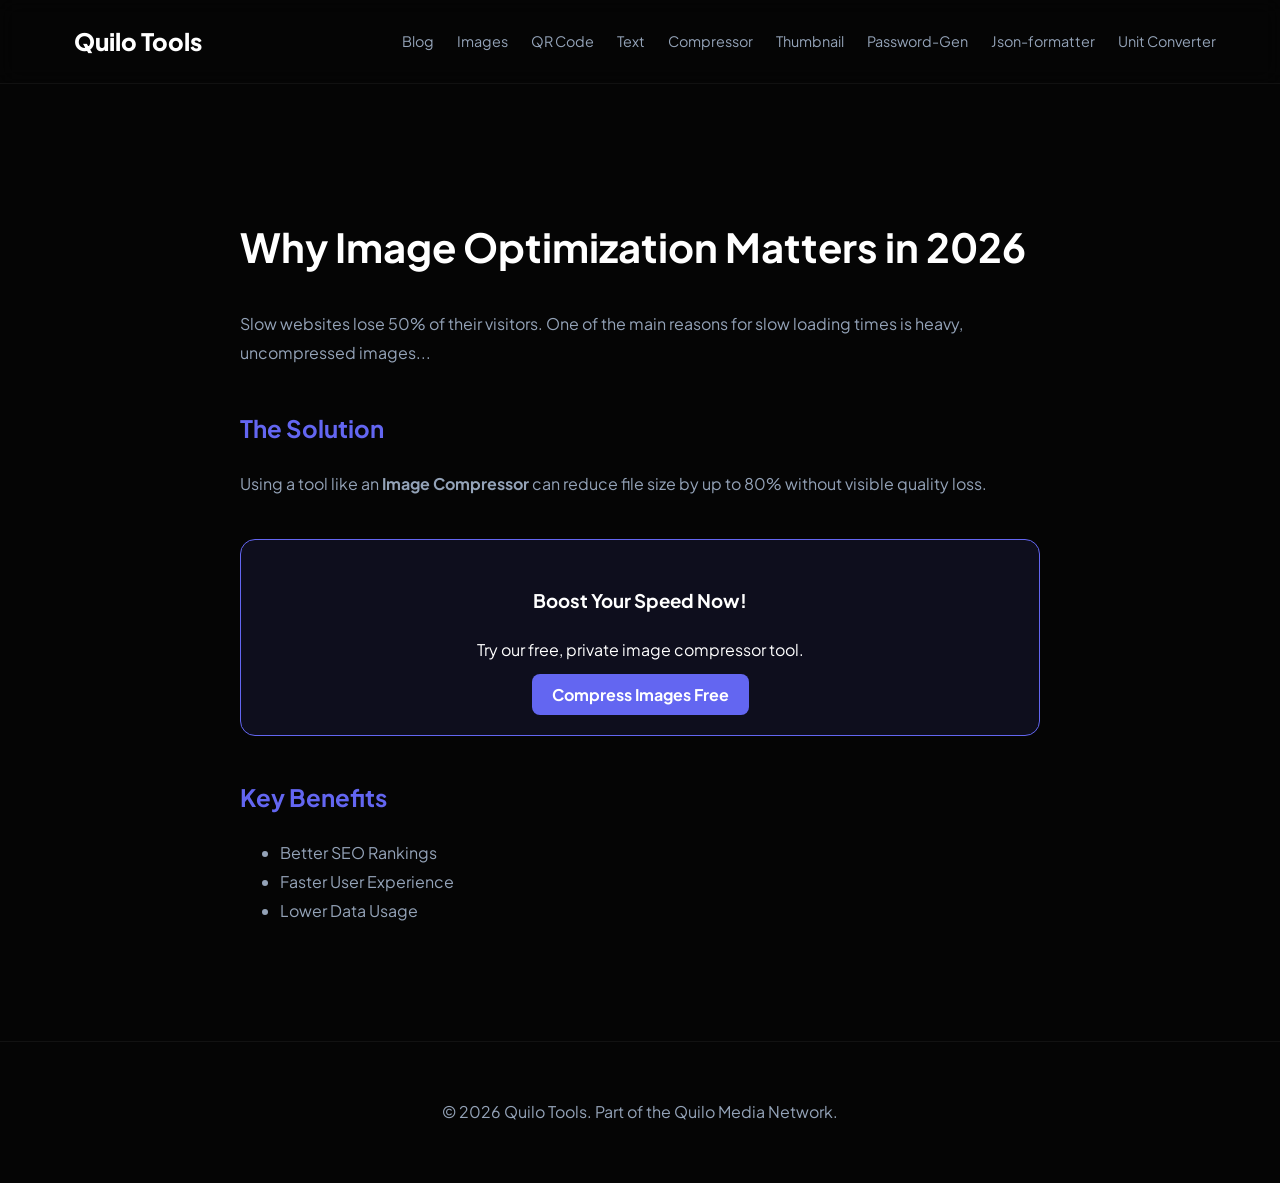
<file: tools/en/blog/fast-loading-images/index.html>
<!DOCTYPE html>
<html lang="en">

<head>
    <meta charset="UTF-8">
    <title>How to Optimize Images for Web | Quilo Blog</title>
    <meta name="description" content="Learn the secrets of image optimization to boost your website speed.">
    <link rel="icon" type="image/png" href="https://zeyadmahmoud777.github.io/Quilo-Tools/assets/images/fav.png">
    <link href="https://fonts.googleapis.com/css2?family=Plus+Jakarta+Sans:wght@400;700&display=swap" rel="stylesheet">
    <link rel="stylesheet" href="/assets/css/main.css">
    <style>
        body {
            background: #050505;
            color: #94a3b8;
            font-family: 'Plus Jakarta Sans', sans-serif;
            line-height: 1.8;
            margin: 0;
        }

        .post-container {
            max-width: 800px;
            margin: 80px auto;
            padding: 20px;
        }

        h1 {
            color: #fff;
            font-size: 2.5rem;
        }

        h2 {
            color: #6366f1;
            margin-top: 40px;
        }

        .cta-box {
            background: rgba(99, 102, 241, 0.1);
            border: 1px solid #6366f1;
            padding: 25px;
            border-radius: 15px;
            color: #fff;
            text-align: center;
            margin: 40px 0;
        }

        .cta-btn {
            background: #6366f1;
            color: #fff;
            padding: 10px 20px;
            border-radius: 8px;
            text-decoration: none;
            font-weight: bold;
        }
        footer {
            text-align: center;
            padding: 40px;
            color: var(--text-muted);
            border-top: 1px solid rgba(255, 255, 255, 0.05);
        }
        nav {
            display: flex;
            justify-content: space-between;
            align-items: center;
            padding: 20px 5%;
            border-bottom: 1px solid rgba(255, 255, 255, 0.05);
            background: rgba(5, 5, 5, 0.8);
            backdrop-filter: blur(10px);
            top: 0;
            z-index: 100;
        }

        .logo {
            font-weight: 800;
            font-size: 1.5rem;
            color: white;
            text-decoration: none;
            display: flex;
            align-items: center;
            gap: 10px;
        }

        .nav-links a {
            color: var(--text-muted);
            text-decoration: none;
            margin-left: 20px;
            font-size: 0.9rem;
            transition: 0.3s;
        }

        .nav-links a:hover {
            color: var(--primary);
        }
    </style>
</head>

<body>
<nav>
    <a href="/index.html" class="logo"><i class="fas fa-bolt" style="color:var(--primary)"></i> Quilo Tools</a>
    <div class="nav-links">
        <a href="../blog/fast-loading-images/">Blog</a>
        <a href="../../image-converter/">Images</a>
        <a href="../../qr-generator/">QR Code</a>
        <a href="../../word-counter/">Text</a>
        <a href="../../image-compressor/">Compressor</a>
        <a href="../../yt-thumbnail/">Thumbnail</a>
        <a href="../../password-generator/">Password-Gen</a>
        <a href="../json-formatter/">Json-formatter</a>
        <a href="../unit-converter/">Unit Converter</a>
    </div>
</nav>
    <div class="post-container">
        <h1>Why Image Optimization Matters in 2026</h1>
        <p>Slow websites lose 50% of their visitors. One of the main reasons for slow loading times is heavy,
            uncompressed images...</p>

        <h2>The Solution</h2>
        <p>Using a tool like an <strong>Image Compressor</strong> can reduce file size by up to 80% without visible
            quality loss.</p>

        <div class="cta-box">
            <h3>Boost Your Speed Now!</h3>
            <p>Try our free, private image compressor tool.</p>
            <a href="../image-compressor/" class="cta-btn">Compress Images Free</a>
        </div>

        <h2>Key Benefits</h2>
        <ul>
            <li>Better SEO Rankings</li>
            <li>Faster User Experience</li>
            <li>Lower Data Usage</li>
        </ul>
    </div>
    <footer>
        <p>&copy; 2026 Quilo Tools. Part of the Quilo Media Network.</p>
    </footer>
</body>

</html>
</file>
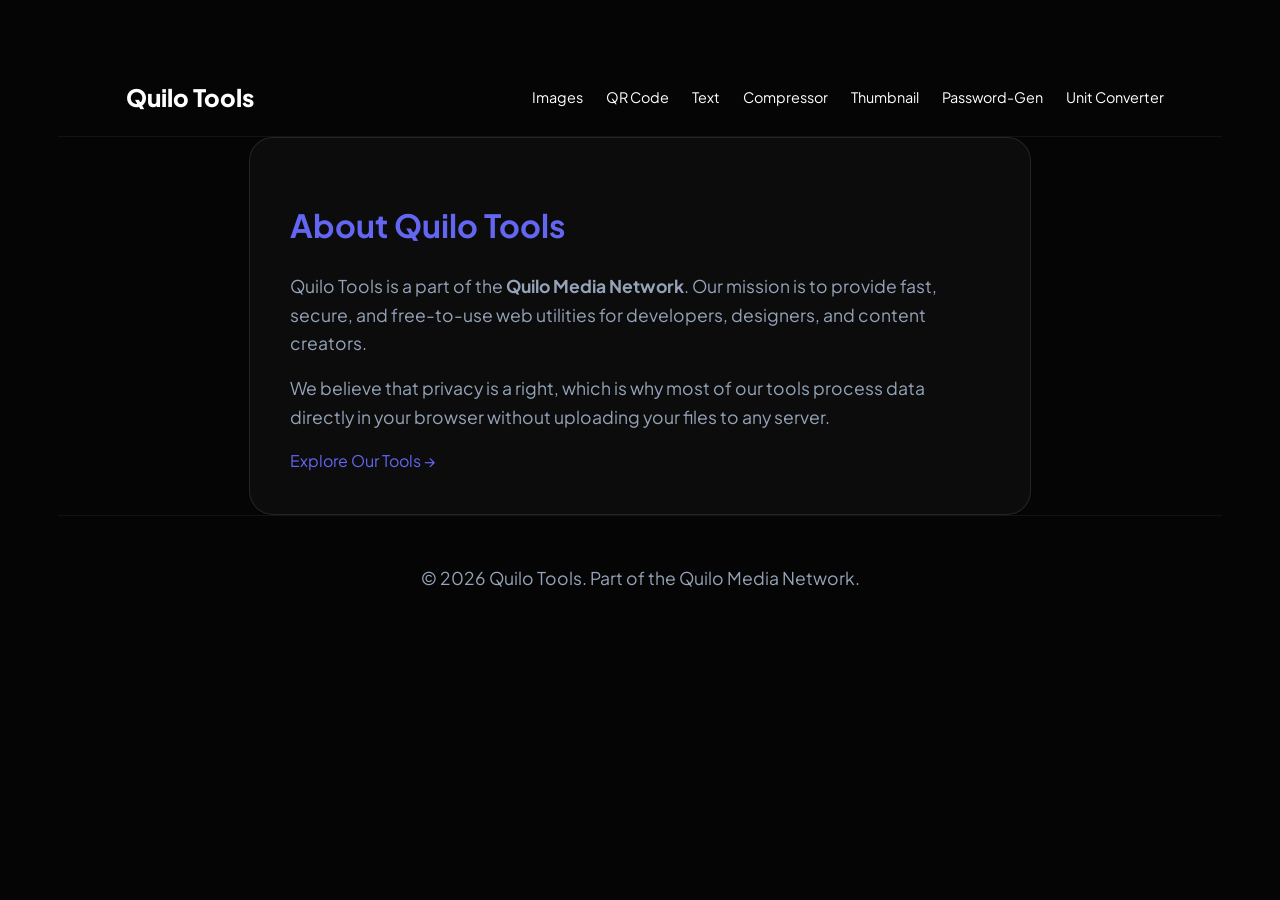
<file: tools/about.html>
<!DOCTYPE html>
<html lang="en">

<head>
    <meta charset="UTF-8">
    <title>About Us | Quilo Tools</title>
    <link href="https://fonts.googleapis.com/css2?family=Plus+Jakarta+Sans:wght@400;700&display=swap" rel="stylesheet">
    <link rel="icon" type="image/png" href="https://zeyadmahmoud777.github.io/Quilo-Tools/assets/images/fav.png">
    <link rel="apple-touch-icon" href="https://zeyadmahmoud777.github.io/Quilo-Tools/assets/images/fav.png">

    <style>
        body {
            background: #050505;
            color: white;
            font-family: 'Plus Jakarta Sans', sans-serif;
            line-height: 1.6;
            padding: 50px;
        }

        .content {
            max-width: 700px;
            margin: auto;
            background: rgba(255, 255, 255, 0.03);
            padding: 40px;
            border-radius: 24px;
            border: 1px solid rgba(255, 255, 255, 0.1);
        }

        h1 {
            color: #6366f1;
        }

        p {
            color: #94a3b8;
            font-size: 1.1rem;
        }
        footer {
            text-align: center;
            padding: 30px;
            border-top: 1px solid rgba(255, 255, 255, 0.05);
            color: var(--text-muted);
        }
         nav {
            display: flex;
            justify-content: space-between;
            align-items: center;
            padding: 20px 5%;
            border-bottom: 1px solid rgba(255, 255, 255, 0.05);
        }

        .logo {
            font-weight: 800;
            font-size: 1.5rem;
            color: white;
            text-decoration: none;
            display: flex;
            align-items: center;
            gap: 10px;
        }

        .nav-links a {
            color: var(--text-muted);
            text-decoration: none;
            margin-left: 20px;
            font-size: 0.9rem;
            transition: 0.3s;
        }

        .nav-links a:hover {
            color: var(--primary);
        }
        footer {
            text-align: center;
            padding: 30px;
            border-top: 1px solid rgba(255, 255, 255, 0.05);
            color: var(--text-muted);
            font-size: 0.9rem;
        }
    </style>
</head>

<body>
<nav>
    <a href="/index.html" class="logo"><i class="fas fa-bolt" style="color:var(--primary)"></i> Quilo Tools</a>
    <div class="nav-links">
        <a href="en/image-converter.html">Images</a>
        <a href="en/qr-generator.html">QR Code</a>
        <a href="en/word-counter.html">Text</a>
        <a href="en/image-compressor.html">Compressor</a>
        <a href="en/yt-thumbnail.html">Thumbnail</a>
        <a href="en/password-generator.html">Password-Gen</a>
        <a href="en/unit-converter.html">Unit Converter</a>
    </div>
</nav>
    <div class="content">
        <h1>About Quilo Tools</h1>
        <p>Quilo Tools is a part of the <strong>Quilo Media Network</strong>. Our mission is to provide fast, secure,
            and free-to-use web utilities for developers, designers, and content creators.</p>
        <p>We believe that privacy is a right, which is why most of our tools process data directly in your browser
            without uploading your files to any server.</p>
        <a href="../index.html" style="color: #6366f1; text-decoration: none;">Explore Our Tools →</a>
    </div>
<footer>
    <p>&copy; 2026 Quilo Tools. Part of the Quilo Media Network.</p>
</footer>
</body>

</html>
</file>
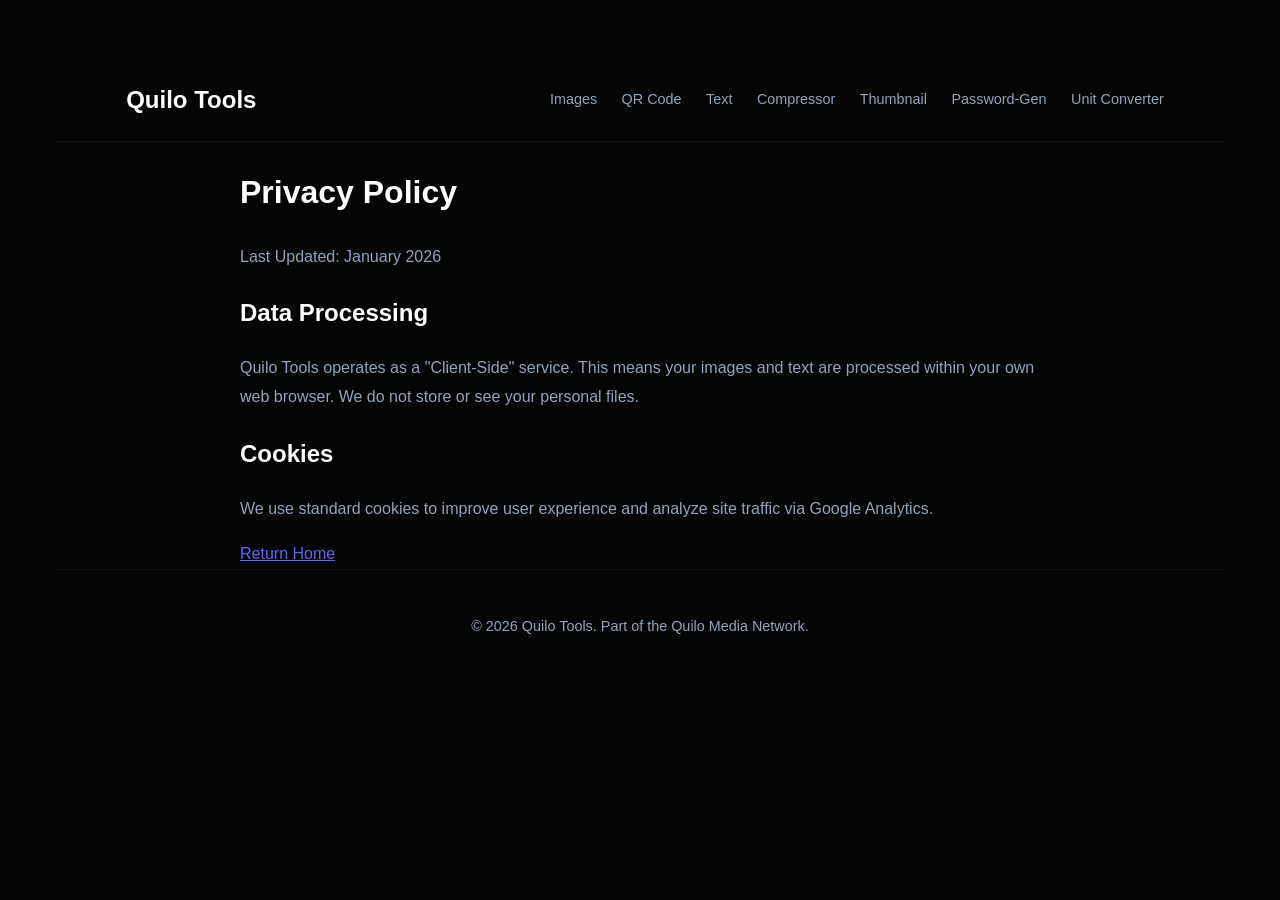
<file: tools/privacy.html>
<!DOCTYPE html>
<html lang="en">

<head>
    <meta charset="UTF-8">
    <title>Privacy Policy | Quilo Tools</title>
    <link rel="icon" type="image/png" href="https://zeyadmahmoud777.github.io/Quilo-Tools/assets/images/fav.png">
    <link rel="apple-touch-icon" href="https://zeyadmahmoud777.github.io/Quilo-Tools/assets/images/fav.png">

    <style>
        body {
            background: #050505;
            color: #94a3b8;
            font-family: sans-serif;
            padding: 50px;
            line-height: 1.8;
        }

        .container {
            max-width: 800px;
            margin: auto;
        }

        h1,
        h2 {
            color: white;
        }
        footer {
            text-align: center;
            padding: 30px;
            border-top: 1px solid rgba(255, 255, 255, 0.05);
            color: var(--text-muted);
        }
         nav {
            display: flex;
            justify-content: space-between;
            align-items: center;
            padding: 20px 5%;
            border-bottom: 1px solid rgba(255, 255, 255, 0.05);
        }

        .logo {
            font-weight: 800;
            font-size: 1.5rem;
            color: white;
            text-decoration: none;
            display: flex;
            align-items: center;
            gap: 10px;
        }

        .nav-links a {
            color: var(--text-muted);
            text-decoration: none;
            margin-left: 20px;
            font-size: 0.9rem;
            transition: 0.3s;
        }

        .nav-links a:hover {
            color: var(--primary);
        }
        footer {
            text-align: center;
            padding: 30px;
            border-top: 1px solid rgba(255, 255, 255, 0.05);
            color: var(--text-muted);
            font-size: 0.9rem;
        }
    </style>
</head>

<body>
    <nav>
        <a href="/index.html" class="logo"><i class="fas fa-bolt" style="color:var(--primary)"></i> Quilo Tools</a>
        <div class="nav-links">
            <a href="en/image-converter.html">Images</a>
            <a href="en/qr-generator.html">QR Code</a>
            <a href="en/word-counter.html">Text</a>
            <a href="en/image-compressor.html">Compressor</a>
            <a href="en/yt-thumbnail.html">Thumbnail</a>
            <a href="en/password-generator.html">Password-Gen</a>
            <a href="en/unit-converter.html">Unit Converter</a>
        </div>
    </nav>
    <div class="container">
        <h1>Privacy Policy</h1>
        <p>Last Updated: January 2026</p>
        <h2>Data Processing</h2>
        <p>Quilo Tools operates as a "Client-Side" service. This means your images and text are processed within your
            own web browser. We do not store or see your personal files.</p>
        <h2>Cookies</h2>
        <p>We use standard cookies to improve user experience and analyze site traffic via Google Analytics.</p>
        <a href="../index.html" style="color: #6366f1;">Return Home</a>
    </div>
    <footer>
        <p>&copy; 2026 Quilo Tools. Part of the Quilo Media Network.</p>
    </footer>
</body>

</html>
</file>
<file: assets/css/main.css>
::-webkit-scrollbar {
    width: 10px; 
    height: 10px; 
}
::-webkit-scrollbar-track {
    background: #050505; 
}
::-webkit-scrollbar-thumb {
    background: linear-gradient(to bottom, #6366f1, #a855f7); 
    border-radius: 10px; 
    border: 2px solid #050505; 
}
::-webkit-scrollbar-thumb:hover {
    background: linear-gradient(to bottom, #818cf8, #c084fc);
    cursor: grab;
}
::-webkit-scrollbar-button {
    display: none;
}
</file>
